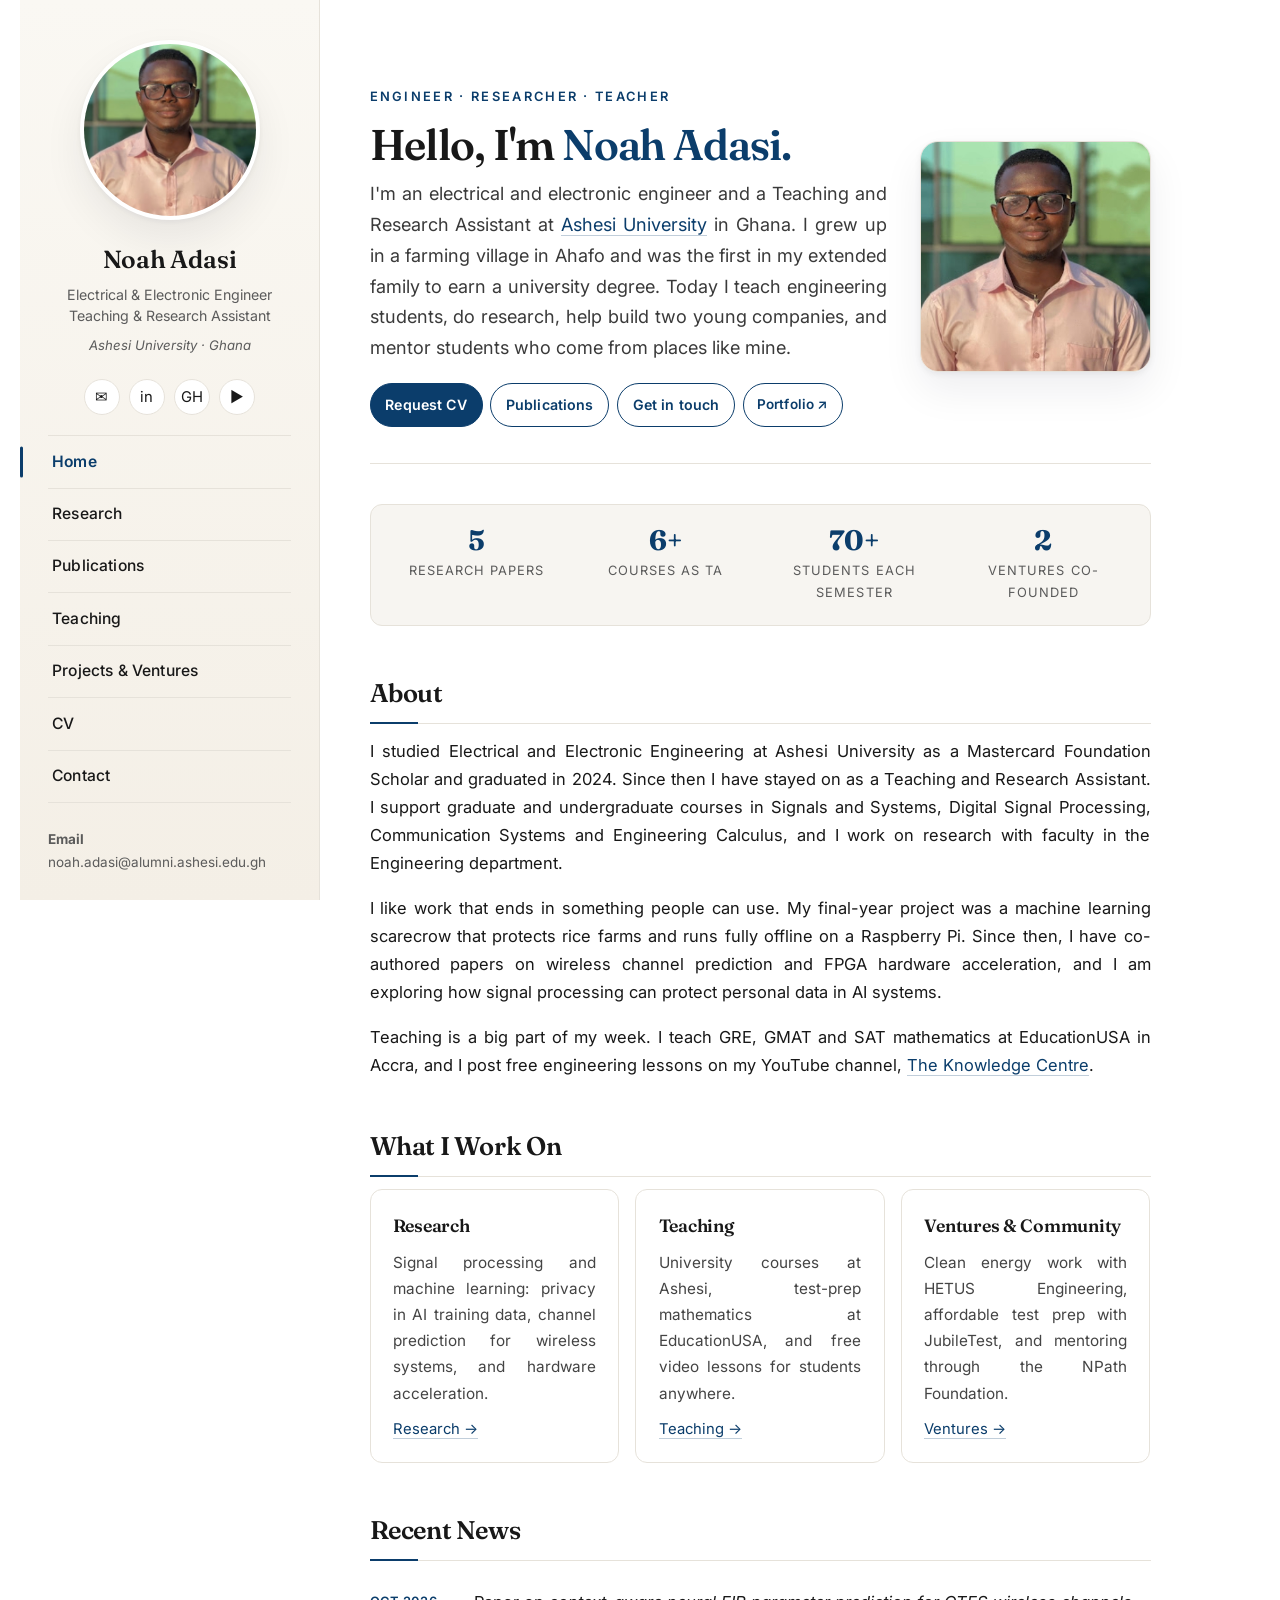
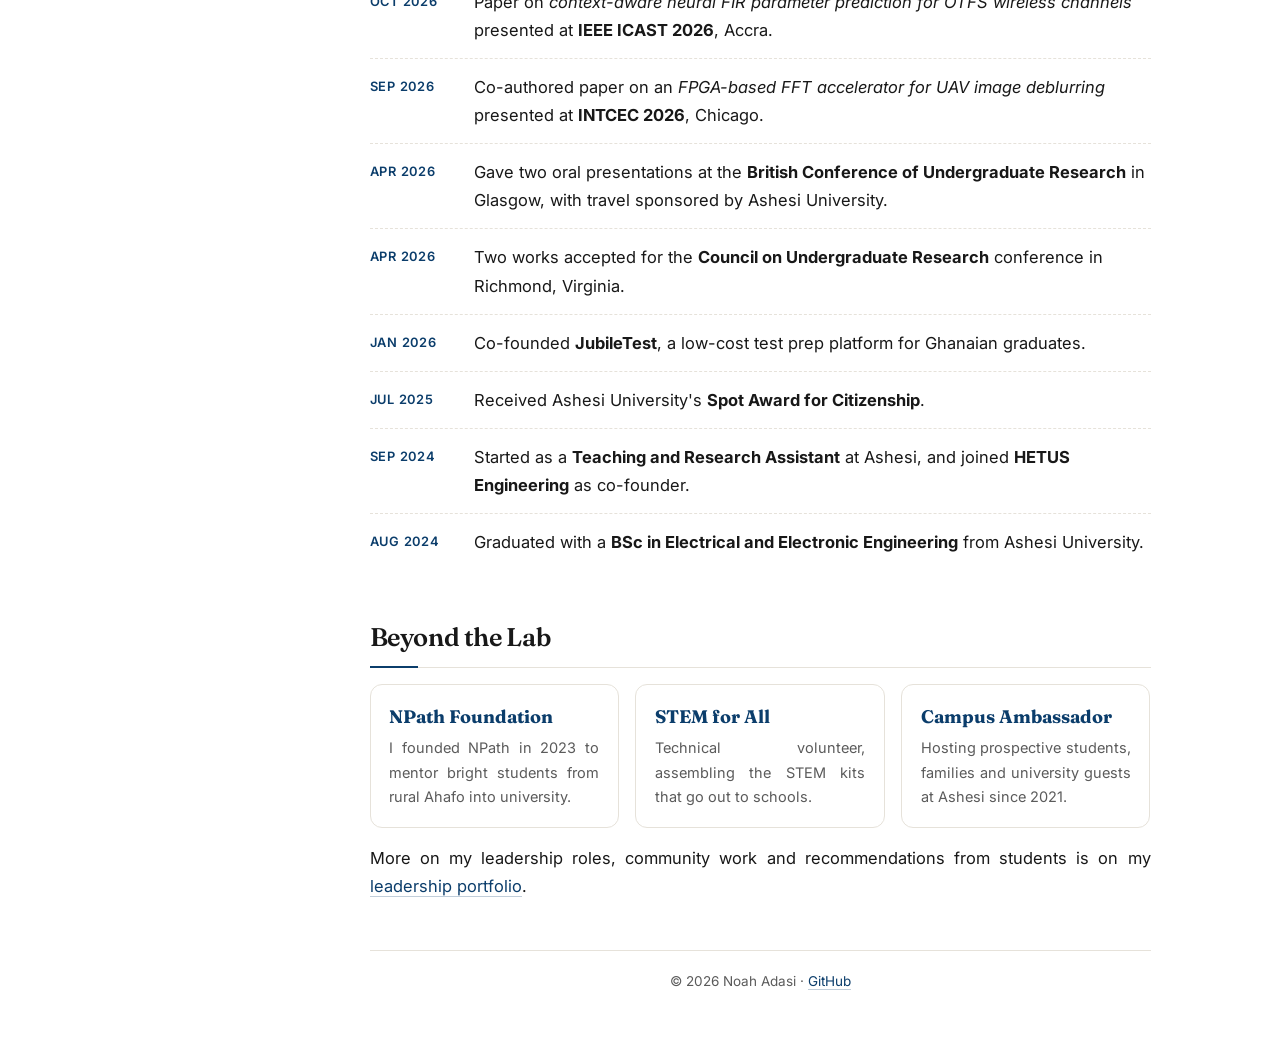
<file: index.html>
<!DOCTYPE html>
<html lang="en">
<head>
<meta charset="UTF-8">
<meta name="viewport" content="width=device-width, initial-scale=1">
<title>Noah Adasi | Electrical & Electronic Engineer, Ashesi University</title>
<meta name="description" content="Noah Adasi is an electrical and electronic engineer, researcher and teacher at Ashesi University in Ghana.">
<meta name="author" content="Noah Adasi">
<meta property="og:title" content="Noah Adasi | Electrical & Electronic Engineer, Ashesi University">
<meta property="og:description" content="Noah Adasi is an electrical and electronic engineer, researcher and teacher at Ashesi University in Ghana.">
<meta property="og:type" content="website">
<meta property="og:image" content="https://adasinoah.com/assets/profile.jpg">
<meta property="og:url" content="https://adasinoah.com/">
<link rel="canonical" href="https://adasinoah.com/">
<script type="application/ld+json">
{"@context":"https://schema.org","@type":"Person","name":"Noah Adasi","url":"https://adasinoah.com/",
 "image":"https://adasinoah.com/assets/profile.jpg","jobTitle":"Teaching and Research Assistant",
 "worksFor":{"@type":"CollegeOrUniversity","name":"Ashesi University"},
 "alumniOf":{"@type":"CollegeOrUniversity","name":"Ashesi University"},
 "description":"Electrical and electronic engineer, researcher and teacher at Ashesi University in Ghana.",
 "sameAs":["https://www.linkedin.com/in/noah-adasi","https://github.com/ADASINOAH","https://www.youtube.com/@knowledge_centre","https://noahadasiatashesi.wixsite.com/noahadasi"]}
</script>

<link rel="preconnect" href="https://fonts.googleapis.com">
<link rel="preconnect" href="https://fonts.gstatic.com" crossorigin>
<link href="https://fonts.googleapis.com/css2?family=Fraunces:opsz,wght@9..144,400;9..144,600;9..144,700&family=Inter:wght@400;500;600;700&display=swap" rel="stylesheet">
<link rel="stylesheet" href="styles.css">
</head>
<body>
<div class="layout">
<aside class="sidebar" id="sidebar">
  <img class="avatar" src="assets/profile.jpg" alt="Noah Adasi" onerror="this.style.background='#dcd6cf';this.removeAttribute('src')">
  <div class="namecard">
    <div class="name">Noah Adasi</div>
    <div class="title">Electrical &amp; Electronic Engineer<br>Teaching &amp; Research Assistant</div>
    <div class="affil">Ashesi University · Ghana</div>
  </div>
  <div class="socials">
    <a href="mailto:noah.adasi@alumni.ashesi.edu.gh" title="Email" aria-label="Email">✉</a>
    <a href="https://www.linkedin.com/in/noah-adasi" target="_blank" rel="noopener" title="LinkedIn" aria-label="LinkedIn">in</a>
    <a href="https://github.com/ADASINOAH" target="_blank" rel="noopener" title="GitHub" aria-label="GitHub">GH</a>
    <a href="https://www.youtube.com/@knowledge_centre" target="_blank" rel="noopener" title="YouTube" aria-label="YouTube">▶</a>
  </div>
  <ul class="nav">
    <li><a href="index.html" data-page="index">Home</a></li>
    <li><a href="research.html" data-page="research">Research</a></li>
    <li><a href="publications.html" data-page="publications">Publications</a></li>
    <li><a href="teaching.html" data-page="teaching">Teaching</a></li>
    <li><a href="projects.html" data-page="projects">Projects &amp; Ventures</a></li>
    <li><a href="cv.html" data-page="cv">CV</a></li>
    <li><a href="contact.html" data-page="contact">Contact</a></li>
  </ul>
  <div class="contact-block">
    <strong>Email</strong><br>
    <a href="mailto:noah.adasi@alumni.ashesi.edu.gh">noah.adasi@alumni.ashesi.edu.gh</a><br><br>
    <strong>Office</strong><br>
    Ashesi University<br>1 University Avenue,<br>Berekuso, Ghana
  </div>
</aside>
<button class="menu-toggle" onclick="document.getElementById('sidebar').classList.toggle('open')">☰ Menu</button>
<main class="content">
  <!-- HERO -->
  <section class="hero reveal">
    <div>
      <div class="eyebrow">Engineer · Researcher · Teacher</div>
      <h1>Hello, I'm <span class="accent">Noah Adasi.</span></h1>
      <p class="lead">
        I'm an electrical and electronic engineer and a Teaching and Research Assistant at
        <a href="https://ashesi.edu.gh/" target="_blank" rel="noopener">Ashesi University</a> in Ghana.
        I grew up in a farming village in Ahafo and was the first in my extended family to earn a university degree.
        Today I teach engineering students, do research, help build two young companies, and mentor students
        who come from places like mine.
      </p>
      <div class="cta-row">
        <a class="btn" href="mailto:noah.adasi@alumni.ashesi.edu.gh?subject=CV%20request">Request CV</a>
        <a class="btn ghost" href="publications.html">Publications</a>
        <a class="btn ghost" href="contact.html">Get in touch</a>
        <a class="btn ghost small" href="https://noahadasiatashesi.wixsite.com/noahadasi" target="_blank" rel="noopener">Portfolio ↗</a>
      </div>
    </div>
    <img class="hero-photo" src="assets/profile.jpg" alt="Portrait of Noah Adasi"
         onerror="this.style.background='linear-gradient(135deg,#e6e0d3,#cdbfa5)';this.removeAttribute('src')">
  </section>

  <!-- STATS -->
  <section class="stats reveal" aria-label="At a glance">
    <div class="stat"><span class="num">5</span><span class="lbl">Research papers</span></div>
    <div class="stat"><span class="num">6+</span><span class="lbl">Courses as TA</span></div>
    <div class="stat"><span class="num">70+</span><span class="lbl">Students each semester</span></div>
    <div class="stat"><span class="num">2</span><span class="lbl">Ventures co-founded</span></div>
  </section>

  <!-- ABOUT -->
  <section class="section reveal">
    <h2>About</h2>
    <p>
      I studied Electrical and Electronic Engineering at Ashesi University as a Mastercard Foundation Scholar
      and graduated in 2024. Since then I have stayed on as a Teaching and Research Assistant. I support graduate
      and undergraduate courses in Signals and Systems, Digital Signal Processing, Communication Systems and
      Engineering Calculus, and I work on research with faculty in the Engineering department.
    </p>
    <p>
      I like work that ends in something people can use. My final-year project was a machine learning scarecrow
      that protects rice farms and runs fully offline on a Raspberry Pi. Since then, I have co-authored papers on
      wireless channel prediction and FPGA hardware acceleration, and I am exploring how signal processing can
      protect personal data in AI systems.
    </p>
    <p>
      Teaching is a big part of my week. I teach GRE, GMAT and SAT mathematics at EducationUSA in Accra, and I
      post free engineering lessons on my YouTube channel,
      <a href="https://www.youtube.com/@knowledge_centre" target="_blank" rel="noopener">The Knowledge Centre</a>.
    </p>
  </section>

  <!-- WHAT I WORK ON -->
  <section class="section reveal">
    <h2>What I Work On</h2>
    <div class="grid-3">
      <div class="card">
        <h3>Research</h3>
        <p>Signal processing and machine learning: privacy in AI training data, channel prediction for wireless systems, and hardware acceleration.</p>
        <p class="card-link"><a href="research.html">Research →</a></p>
      </div>
      <div class="card">
        <h3>Teaching</h3>
        <p>University courses at Ashesi, test-prep mathematics at EducationUSA, and free video lessons for students anywhere.</p>
        <p class="card-link"><a href="teaching.html">Teaching →</a></p>
      </div>
      <div class="card">
        <h3>Ventures &amp; Community</h3>
        <p>Clean energy work with HETUS Engineering, affordable test prep with JubileTest, and mentoring through the NPath Foundation.</p>
        <p class="card-link"><a href="projects.html#ventures">Ventures →</a></p>
      </div>
    </div>
  </section>

  <!-- NEWS -->
  <section class="section reveal">
    <h2>Recent News</h2>
    <ul class="news-list">
      <li><span class="date">Oct 2026</span><span>Paper on <em>context-aware neural FIR parameter prediction for OTFS wireless channels</em> presented at <strong>IEEE ICAST 2026</strong>, Accra.</span></li>
      <li><span class="date">Sep 2026</span><span>Co-authored paper on an <em>FPGA-based FFT accelerator for UAV image deblurring</em> presented at <strong>INTCEC 2026</strong>, Chicago.</span></li>
      <li><span class="date">Apr 2026</span><span>Gave two oral presentations at the <strong>British Conference of Undergraduate Research</strong> in Glasgow, with travel sponsored by Ashesi University.</span></li>
      <li><span class="date">Apr 2026</span><span>Two works accepted for the <strong>Council on Undergraduate Research</strong> conference in Richmond, Virginia.</span></li>
      <li><span class="date">Jan 2026</span><span>Co-founded <strong>JubileTest</strong>, a low-cost test prep platform for Ghanaian graduates.</span></li>
      <li><span class="date">Jul 2025</span><span>Received Ashesi University's <strong>Spot Award for Citizenship</strong>.</span></li>
      <li><span class="date">Sep 2024</span><span>Started as a <strong>Teaching and Research Assistant</strong> at Ashesi, and joined <strong>HETUS Engineering</strong> as co-founder.</span></li>
      <li><span class="date">Aug 2024</span><span>Graduated with a <strong>BSc in Electrical and Electronic Engineering</strong> from Ashesi University.</span></li>
    </ul>
  </section>

  <!-- BEYOND THE LAB -->
  <section class="section reveal">
    <h2>Beyond the Lab</h2>
    <div class="ribbon">
      <div class="item">
        <div class="k">NPath Foundation</div>
        <div class="v">I founded NPath in 2023 to mentor bright students from rural Ahafo into university.</div>
      </div>
      <div class="item">
        <div class="k">STEM for All</div>
        <div class="v">Technical volunteer, assembling the STEM kits that go out to schools.</div>
      </div>
      <div class="item">
        <div class="k">Campus Ambassador</div>
        <div class="v">Hosting prospective students, families and university guests at Ashesi since 2021.</div>
      </div>
    </div>
    <p style="margin-top:1rem">More on my leadership roles, community work and recommendations from students is on my <a href="https://noahadasiatashesi.wixsite.com/noahadasi" target="_blank" rel="noopener">leadership portfolio</a>.</p>
  </section>
  <div class="footer">© <span id="yr"></span> Noah Adasi · <a href="https://github.com/ADASINOAH" target="_blank" rel="noopener">GitHub</a></div>
</main>
</div>
<script>document.getElementById('yr').textContent=new Date().getFullYear();</script>
<script src="script.js"></script>
</body>
</html>
</file>
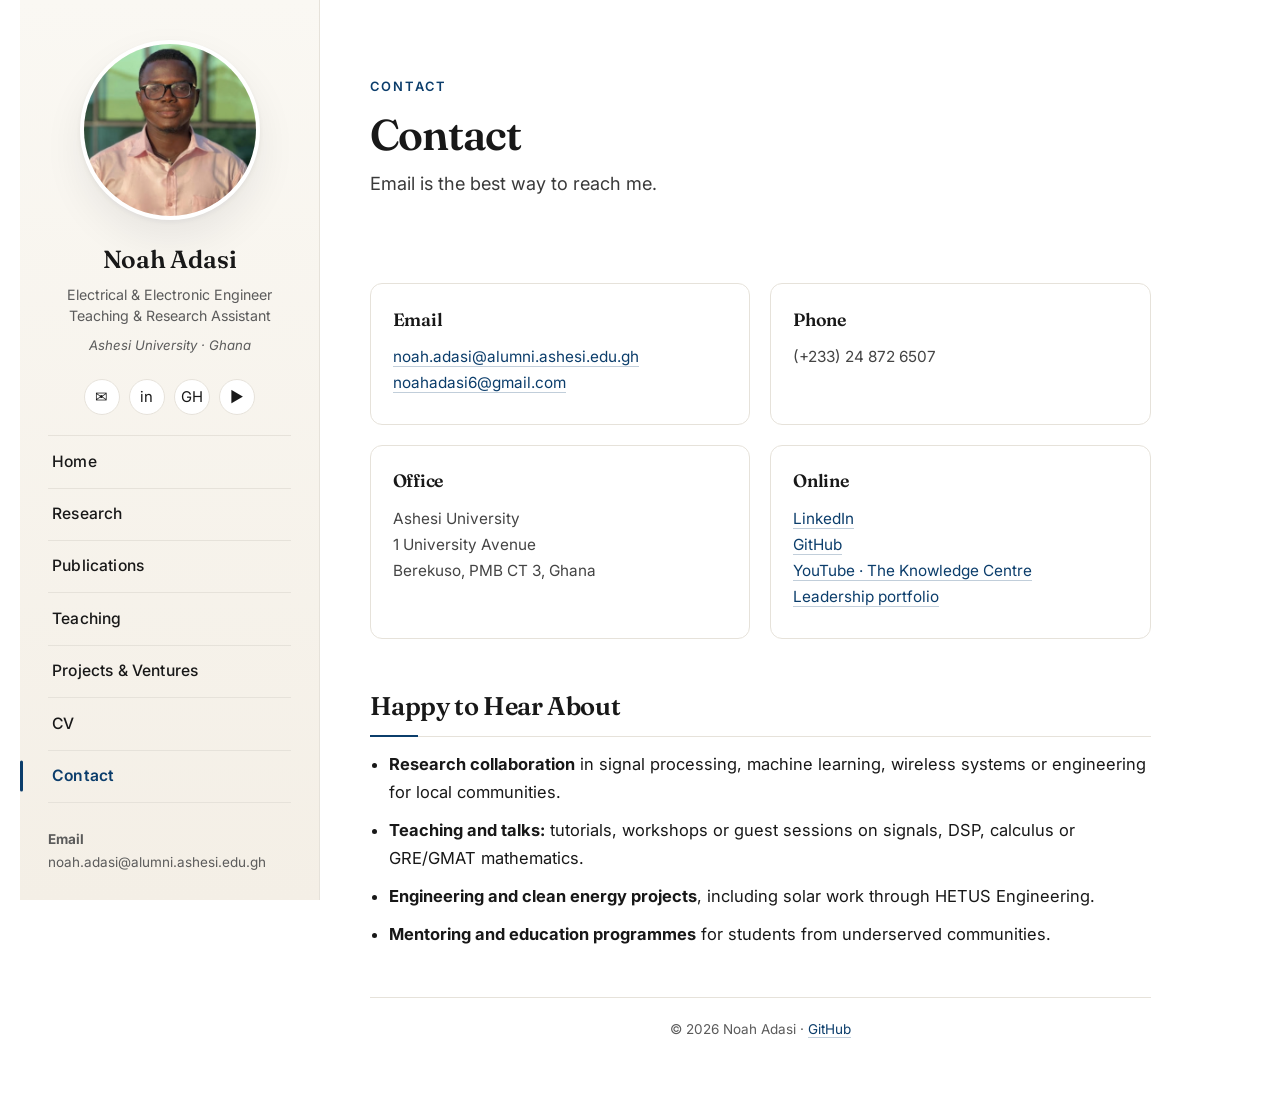
<file: contact.html>
<!DOCTYPE html>
<html lang="en">
<head>
<meta charset="UTF-8">
<meta name="viewport" content="width=device-width, initial-scale=1">
<title>Contact - Noah Adasi</title>
<meta name="description" content="Noah Adasi is an electrical and electronic engineer, researcher and teacher at Ashesi University in Ghana.">
<meta name="author" content="Noah Adasi">
<meta property="og:title" content="Contact - Noah Adasi">
<meta property="og:description" content="Noah Adasi is an electrical and electronic engineer, researcher and teacher at Ashesi University in Ghana.">
<meta property="og:type" content="website">
<meta property="og:image" content="https://adasinoah.com/assets/profile.jpg">
<meta property="og:url" content="https://adasinoah.com/contact.html">
<link rel="canonical" href="https://adasinoah.com/contact.html">

<link rel="preconnect" href="https://fonts.googleapis.com">
<link rel="preconnect" href="https://fonts.gstatic.com" crossorigin>
<link href="https://fonts.googleapis.com/css2?family=Fraunces:opsz,wght@9..144,400;9..144,600;9..144,700&family=Inter:wght@400;500;600;700&display=swap" rel="stylesheet">
<link rel="stylesheet" href="styles.css">
</head>
<body>
<div class="layout">
<aside class="sidebar" id="sidebar">
  <img class="avatar" src="assets/profile.jpg" alt="Noah Adasi" onerror="this.style.background='#dcd6cf';this.removeAttribute('src')">
  <div class="namecard">
    <div class="name">Noah Adasi</div>
    <div class="title">Electrical &amp; Electronic Engineer<br>Teaching &amp; Research Assistant</div>
    <div class="affil">Ashesi University · Ghana</div>
  </div>
  <div class="socials">
    <a href="mailto:noah.adasi@alumni.ashesi.edu.gh" title="Email" aria-label="Email">✉</a>
    <a href="https://www.linkedin.com/in/noah-adasi" target="_blank" rel="noopener" title="LinkedIn" aria-label="LinkedIn">in</a>
    <a href="https://github.com/ADASINOAH" target="_blank" rel="noopener" title="GitHub" aria-label="GitHub">GH</a>
    <a href="https://www.youtube.com/@knowledge_centre" target="_blank" rel="noopener" title="YouTube" aria-label="YouTube">▶</a>
  </div>
  <ul class="nav">
    <li><a href="index.html" data-page="index">Home</a></li>
    <li><a href="research.html" data-page="research">Research</a></li>
    <li><a href="publications.html" data-page="publications">Publications</a></li>
    <li><a href="teaching.html" data-page="teaching">Teaching</a></li>
    <li><a href="projects.html" data-page="projects">Projects &amp; Ventures</a></li>
    <li><a href="cv.html" data-page="cv">CV</a></li>
    <li><a href="contact.html" data-page="contact">Contact</a></li>
  </ul>
  <div class="contact-block">
    <strong>Email</strong><br>
    <a href="mailto:noah.adasi@alumni.ashesi.edu.gh">noah.adasi@alumni.ashesi.edu.gh</a><br><br>
    <strong>Office</strong><br>
    Ashesi University<br>1 University Avenue,<br>Berekuso, Ghana
  </div>
</aside>
<button class="menu-toggle" onclick="document.getElementById('sidebar').classList.toggle('open')">☰ Menu</button>
<main class="content">
  <section class="hero reveal" style="border:none;padding:1.4rem 0 1.6rem;display:block">
    <div class="eyebrow">Contact</div>
    <h1>Contact</h1>
    <p class="lead">Email is the best way to reach me.</p>
  </section>

  <div class="grid-2 reveal">
    <div class="card">
      <h3>Email</h3>
      <p><a href="mailto:noah.adasi@alumni.ashesi.edu.gh">noah.adasi@alumni.ashesi.edu.gh</a><br><a href="mailto:noahadasi6@gmail.com">noahadasi6@gmail.com</a></p>
    </div>
    <div class="card">
      <h3>Phone</h3>
      <p>(+233) 24 872 6507</p>
    </div>
    <div class="card">
      <h3>Office</h3>
      <p>Ashesi University<br>1 University Avenue<br>Berekuso, PMB CT 3, Ghana</p>
    </div>
    <div class="card">
      <h3>Online</h3>
      <p>
        <a href="https://www.linkedin.com/in/noah-adasi" target="_blank" rel="noopener">LinkedIn</a><br>
        <a href="https://github.com/ADASINOAH" target="_blank" rel="noopener">GitHub</a><br>
        <a href="https://www.youtube.com/@knowledge_centre" target="_blank" rel="noopener">YouTube · The Knowledge Centre</a><br>
        <a href="https://noahadasiatashesi.wixsite.com/noahadasi" target="_blank" rel="noopener">Leadership portfolio</a>
      </p>
    </div>
  </div>

  <h2>Happy to Hear About</h2>
  <ul class="reasons reveal">
    <li><strong>Research collaboration</strong> in signal processing, machine learning, wireless systems or engineering for local communities.</li>
    <li><strong>Teaching and talks:</strong> tutorials, workshops or guest sessions on signals, DSP, calculus or GRE/GMAT mathematics.</li>
    <li><strong>Engineering and clean energy projects</strong>, including solar work through HETUS Engineering.</li>
    <li><strong>Mentoring and education programmes</strong> for students from underserved communities.</li>
  </ul>
  <div class="footer">© <span id="yr"></span> Noah Adasi · <a href="https://github.com/ADASINOAH" target="_blank" rel="noopener">GitHub</a></div>
</main>
</div>
<script>document.getElementById('yr').textContent=new Date().getFullYear();</script>
<script src="script.js"></script>
</body>
</html>
</file>
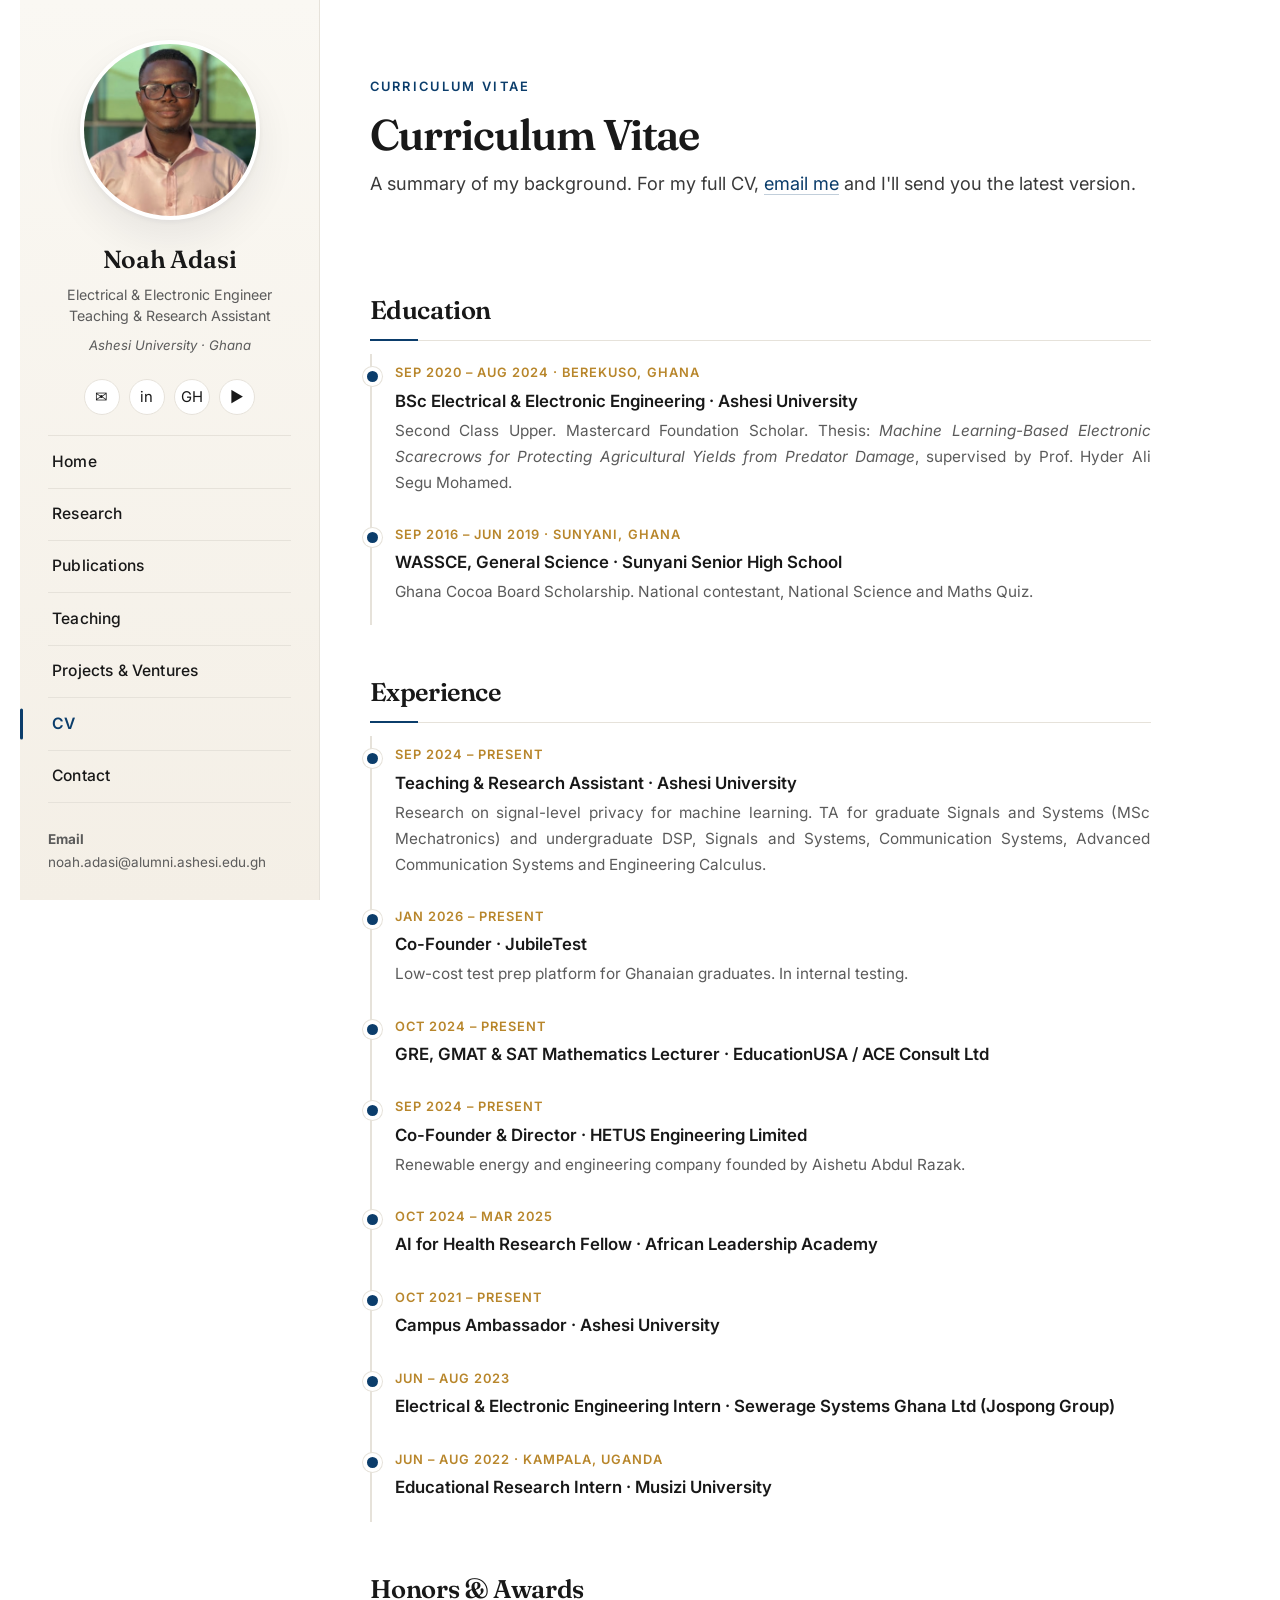
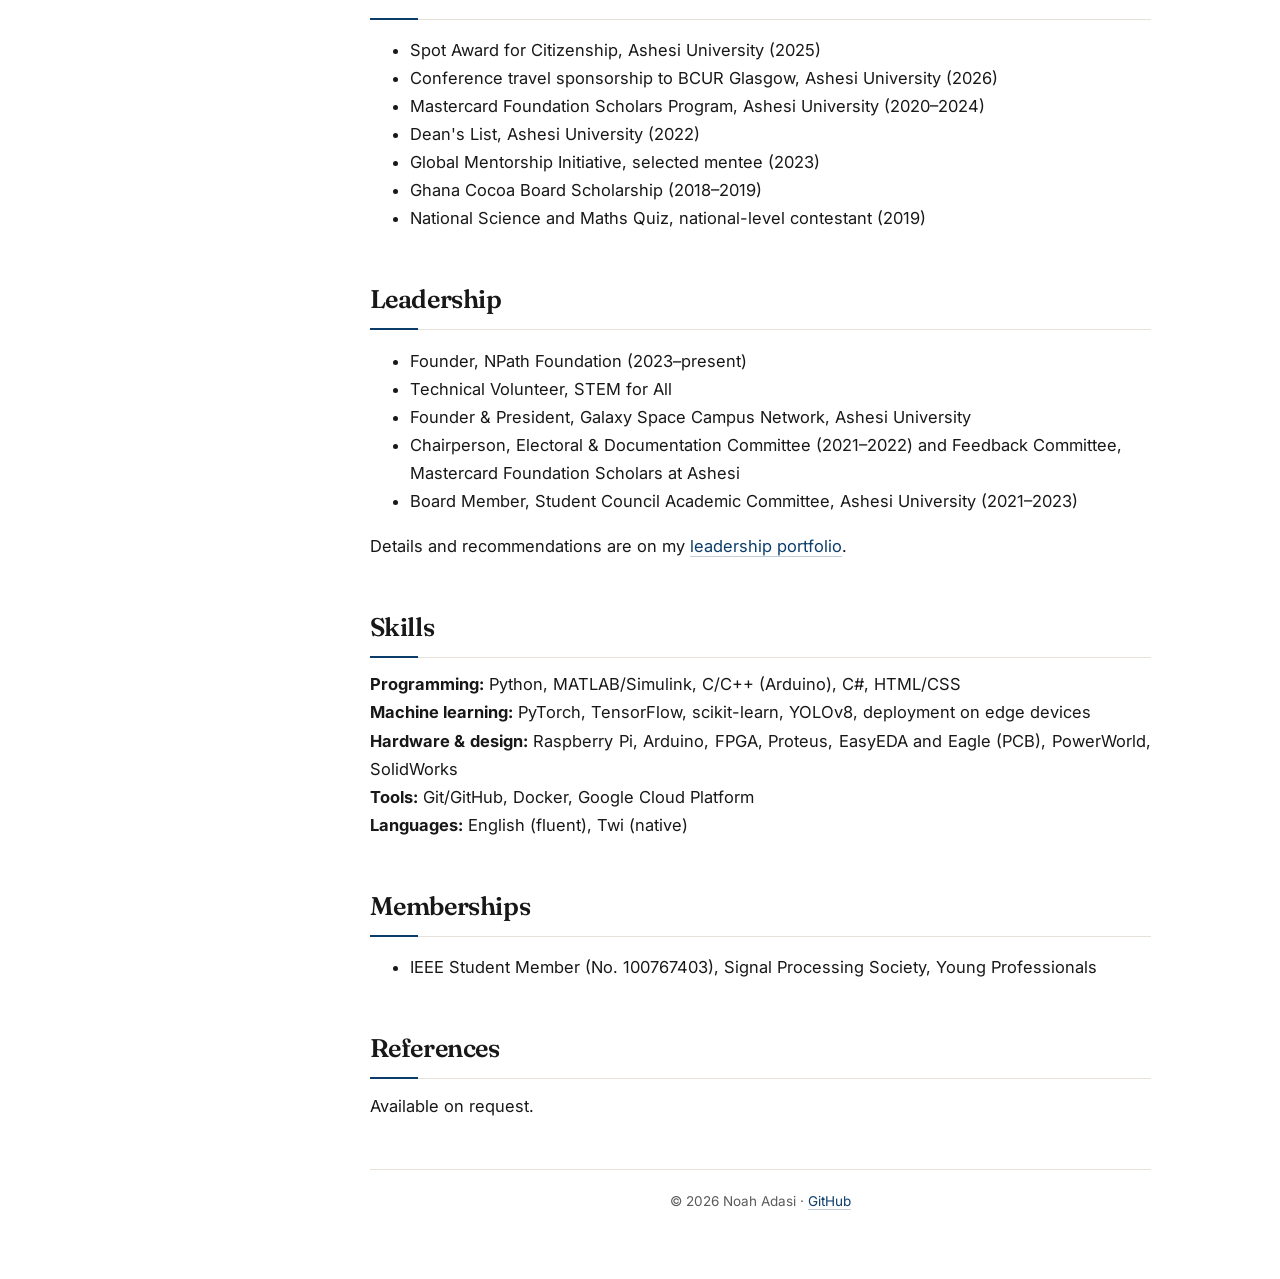
<file: cv.html>
<!DOCTYPE html>
<html lang="en">
<head>
<meta charset="UTF-8">
<meta name="viewport" content="width=device-width, initial-scale=1">
<title>CV - Noah Adasi</title>
<meta name="description" content="Noah Adasi is an electrical and electronic engineer, researcher and teacher at Ashesi University in Ghana.">
<meta name="author" content="Noah Adasi">
<meta property="og:title" content="CV - Noah Adasi">
<meta property="og:description" content="Noah Adasi is an electrical and electronic engineer, researcher and teacher at Ashesi University in Ghana.">
<meta property="og:type" content="website">
<meta property="og:image" content="https://adasinoah.com/assets/profile.jpg">
<meta property="og:url" content="https://adasinoah.com/cv.html">
<link rel="canonical" href="https://adasinoah.com/cv.html">

<link rel="preconnect" href="https://fonts.googleapis.com">
<link rel="preconnect" href="https://fonts.gstatic.com" crossorigin>
<link href="https://fonts.googleapis.com/css2?family=Fraunces:opsz,wght@9..144,400;9..144,600;9..144,700&family=Inter:wght@400;500;600;700&display=swap" rel="stylesheet">
<link rel="stylesheet" href="styles.css">
</head>
<body>
<div class="layout">
<aside class="sidebar" id="sidebar">
  <img class="avatar" src="assets/profile.jpg" alt="Noah Adasi" onerror="this.style.background='#dcd6cf';this.removeAttribute('src')">
  <div class="namecard">
    <div class="name">Noah Adasi</div>
    <div class="title">Electrical &amp; Electronic Engineer<br>Teaching &amp; Research Assistant</div>
    <div class="affil">Ashesi University · Ghana</div>
  </div>
  <div class="socials">
    <a href="mailto:noah.adasi@alumni.ashesi.edu.gh" title="Email" aria-label="Email">✉</a>
    <a href="https://www.linkedin.com/in/noah-adasi" target="_blank" rel="noopener" title="LinkedIn" aria-label="LinkedIn">in</a>
    <a href="https://github.com/ADASINOAH" target="_blank" rel="noopener" title="GitHub" aria-label="GitHub">GH</a>
    <a href="https://www.youtube.com/@knowledge_centre" target="_blank" rel="noopener" title="YouTube" aria-label="YouTube">▶</a>
  </div>
  <ul class="nav">
    <li><a href="index.html" data-page="index">Home</a></li>
    <li><a href="research.html" data-page="research">Research</a></li>
    <li><a href="publications.html" data-page="publications">Publications</a></li>
    <li><a href="teaching.html" data-page="teaching">Teaching</a></li>
    <li><a href="projects.html" data-page="projects">Projects &amp; Ventures</a></li>
    <li><a href="cv.html" data-page="cv">CV</a></li>
    <li><a href="contact.html" data-page="contact">Contact</a></li>
  </ul>
  <div class="contact-block">
    <strong>Email</strong><br>
    <a href="mailto:noah.adasi@alumni.ashesi.edu.gh">noah.adasi@alumni.ashesi.edu.gh</a><br><br>
    <strong>Office</strong><br>
    Ashesi University<br>1 University Avenue,<br>Berekuso, Ghana
  </div>
</aside>
<button class="menu-toggle" onclick="document.getElementById('sidebar').classList.toggle('open')">☰ Menu</button>
<main class="content">
  <section class="hero reveal" style="border:none;padding:1.4rem 0 1.6rem;display:block">
    <div class="eyebrow">Curriculum Vitae</div>
    <h1>Curriculum Vitae</h1>
    <p class="lead">A summary of my background. For my full CV, <a href="mailto:noah.adasi@alumni.ashesi.edu.gh?subject=CV%20request">email me</a> and I'll send you the latest version.</p>
  </section>

  <h2>Education</h2>
  <ul class="timeline reveal">
    <li>
      <div class="when">Sep 2020 – Aug 2024 · Berekuso, Ghana</div>
      <div class="what">BSc Electrical &amp; Electronic Engineering · Ashesi University</div>
      <div class="where">Second Class Upper. Mastercard Foundation Scholar. Thesis: <em>Machine Learning-Based Electronic Scarecrows for Protecting Agricultural Yields from Predator Damage</em>, supervised by Prof. Hyder Ali Segu Mohamed.</div>
    </li>
    <li>
      <div class="when">Sep 2016 – Jun 2019 · Sunyani, Ghana</div>
      <div class="what">WASSCE, General Science · Sunyani Senior High School</div>
      <div class="where">Ghana Cocoa Board Scholarship. National contestant, National Science and Maths Quiz.</div>
    </li>
  </ul>

  <h2>Experience</h2>
  <ul class="timeline reveal">
    <li>
      <div class="when">Sep 2024 – present</div>
      <div class="what">Teaching &amp; Research Assistant · Ashesi University</div>
      <div class="where">Research on signal-level privacy for machine learning. TA for graduate Signals and Systems (MSc Mechatronics) and undergraduate DSP, Signals and Systems, Communication Systems, Advanced Communication Systems and Engineering Calculus.</div>
    </li>
    <li>
      <div class="when">Jan 2026 – present</div>
      <div class="what">Co-Founder · JubileTest</div>
      <div class="where">Low-cost test prep platform for Ghanaian graduates. In internal testing.</div>
    </li>
    <li>
      <div class="when">Oct 2024 – present</div>
      <div class="what">GRE, GMAT &amp; SAT Mathematics Lecturer · EducationUSA / ACE Consult Ltd</div>
    </li>
    <li>
      <div class="when">Sep 2024 – present</div>
      <div class="what">Co-Founder &amp; Director · HETUS Engineering Limited</div>
      <div class="where">Renewable energy and engineering company founded by Aishetu Abdul Razak.</div>
    </li>
    <li>
      <div class="when">Oct 2024 – Mar 2025</div>
      <div class="what">AI for Health Research Fellow · African Leadership Academy</div>
    </li>
    <li>
      <div class="when">Oct 2021 – present</div>
      <div class="what">Campus Ambassador · Ashesi University</div>
    </li>
    <li>
      <div class="when">Jun – Aug 2023</div>
      <div class="what">Electrical &amp; Electronic Engineering Intern · Sewerage Systems Ghana Ltd (Jospong Group)</div>
    </li>
    <li>
      <div class="when">Jun – Aug 2022 · Kampala, Uganda</div>
      <div class="what">Educational Research Intern · Musizi University</div>
    </li>
  </ul>

  <h2>Honors &amp; Awards</h2>
  <ul>
    <li>Spot Award for Citizenship, Ashesi University (2025)</li>
    <li>Conference travel sponsorship to BCUR Glasgow, Ashesi University (2026)</li>
    <li>Mastercard Foundation Scholars Program, Ashesi University (2020–2024)</li>
    <li>Dean's List, Ashesi University (2022)</li>
    <li>Global Mentorship Initiative, selected mentee (2023)</li>
    <li>Ghana Cocoa Board Scholarship (2018–2019)</li>
    <li>National Science and Maths Quiz, national-level contestant (2019)</li>
  </ul>

  <h2>Leadership</h2>
  <ul>
    <li>Founder, NPath Foundation (2023–present)</li>
    <li>Technical Volunteer, STEM for All</li>
    <li>Founder &amp; President, Galaxy Space Campus Network, Ashesi University</li>
    <li>Chairperson, Electoral &amp; Documentation Committee (2021–2022) and Feedback Committee, Mastercard Foundation Scholars at Ashesi</li>
    <li>Board Member, Student Council Academic Committee, Ashesi University (2021–2023)</li>
  </ul>
  <p>Details and recommendations are on my <a href="https://noahadasiatashesi.wixsite.com/noahadasi" target="_blank" rel="noopener">leadership portfolio</a>.</p>

  <h2>Skills</h2>
  <p>
    <strong>Programming:</strong> Python, MATLAB/Simulink, C/C++ (Arduino), C#, HTML/CSS<br>
    <strong>Machine learning:</strong> PyTorch, TensorFlow, scikit-learn, YOLOv8, deployment on edge devices<br>
    <strong>Hardware &amp; design:</strong> Raspberry Pi, Arduino, FPGA, Proteus, EasyEDA and Eagle (PCB), PowerWorld, SolidWorks<br>
    <strong>Tools:</strong> Git/GitHub, Docker, Google Cloud Platform<br>
    <strong>Languages:</strong> English (fluent), Twi (native)
  </p>

  <h2>Memberships</h2>
  <ul>
    <li>IEEE Student Member (No. 100767403), Signal Processing Society, Young Professionals</li>
  </ul>

  <h2>References</h2>
  <p>Available on request.</p>
  <div class="footer">© <span id="yr"></span> Noah Adasi · <a href="https://github.com/ADASINOAH" target="_blank" rel="noopener">GitHub</a></div>
</main>
</div>
<script>document.getElementById('yr').textContent=new Date().getFullYear();</script>
<script src="script.js"></script>
</body>
</html>
</file>
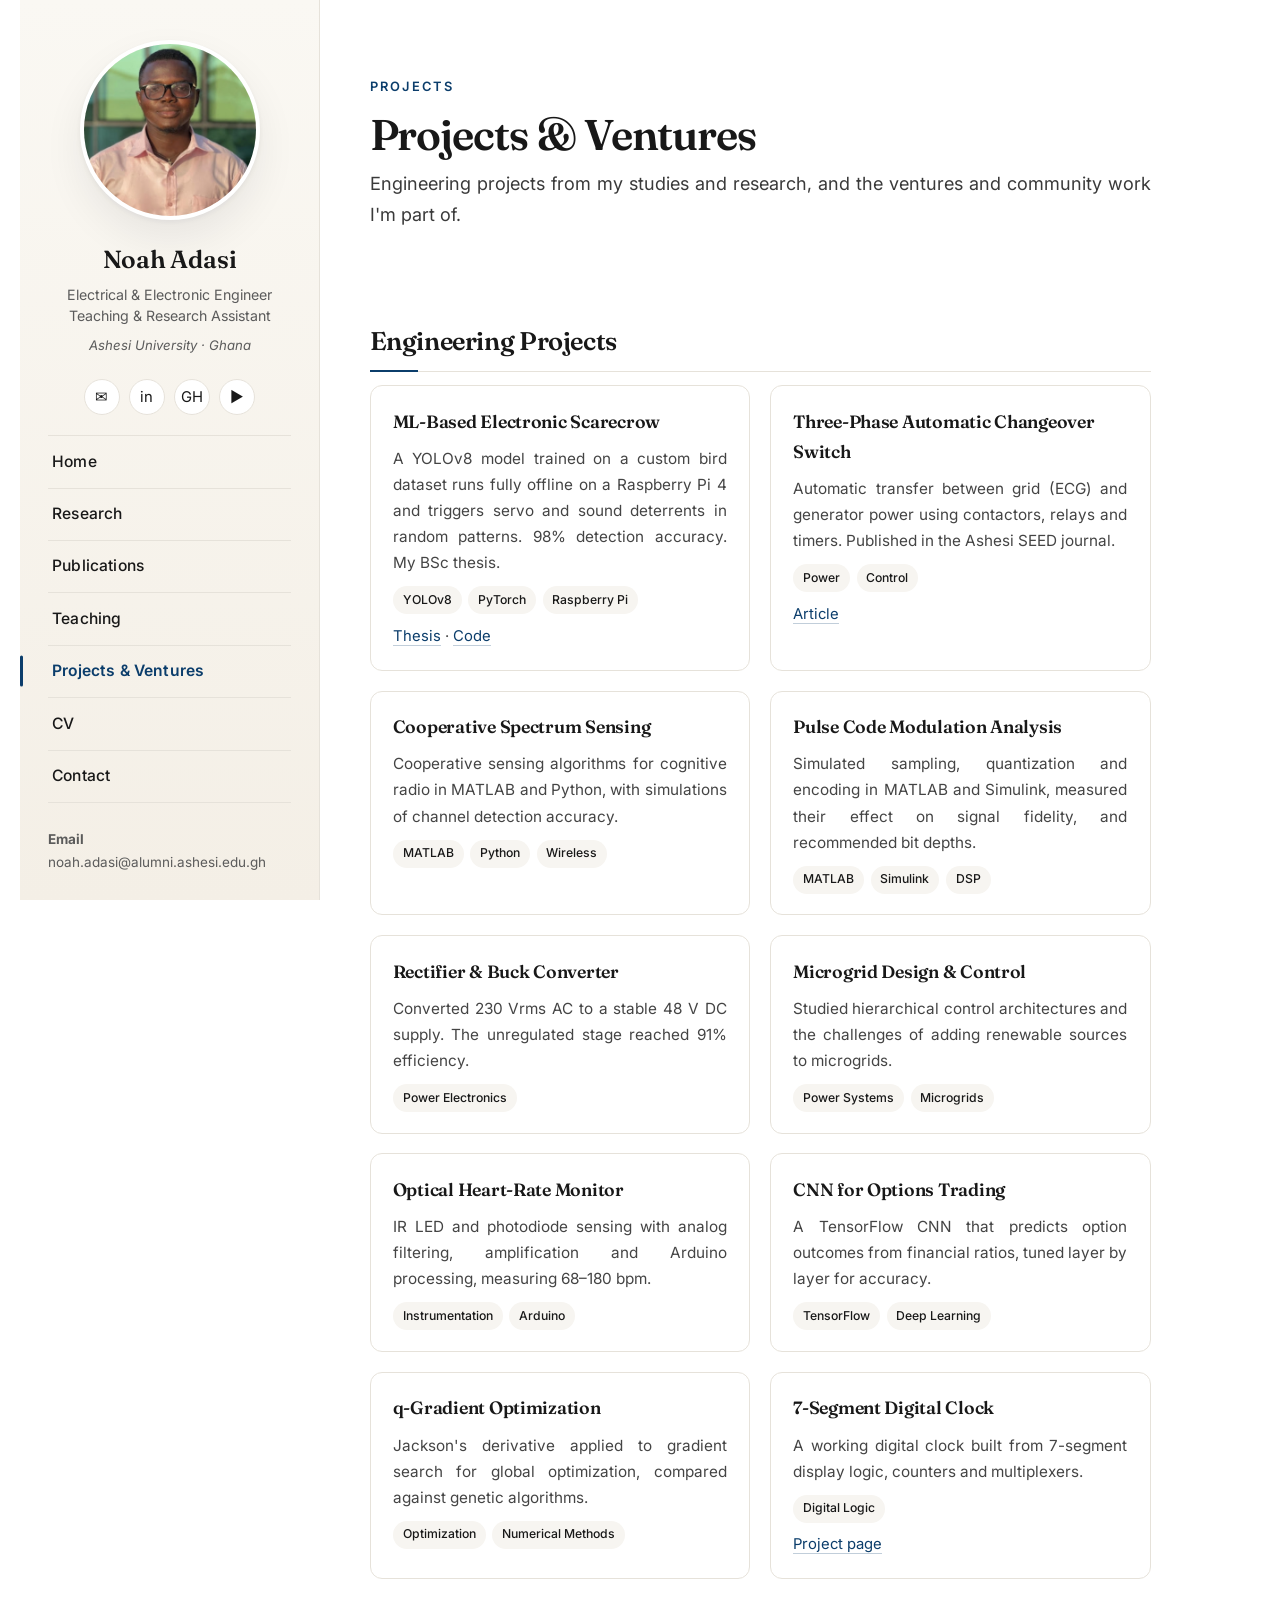
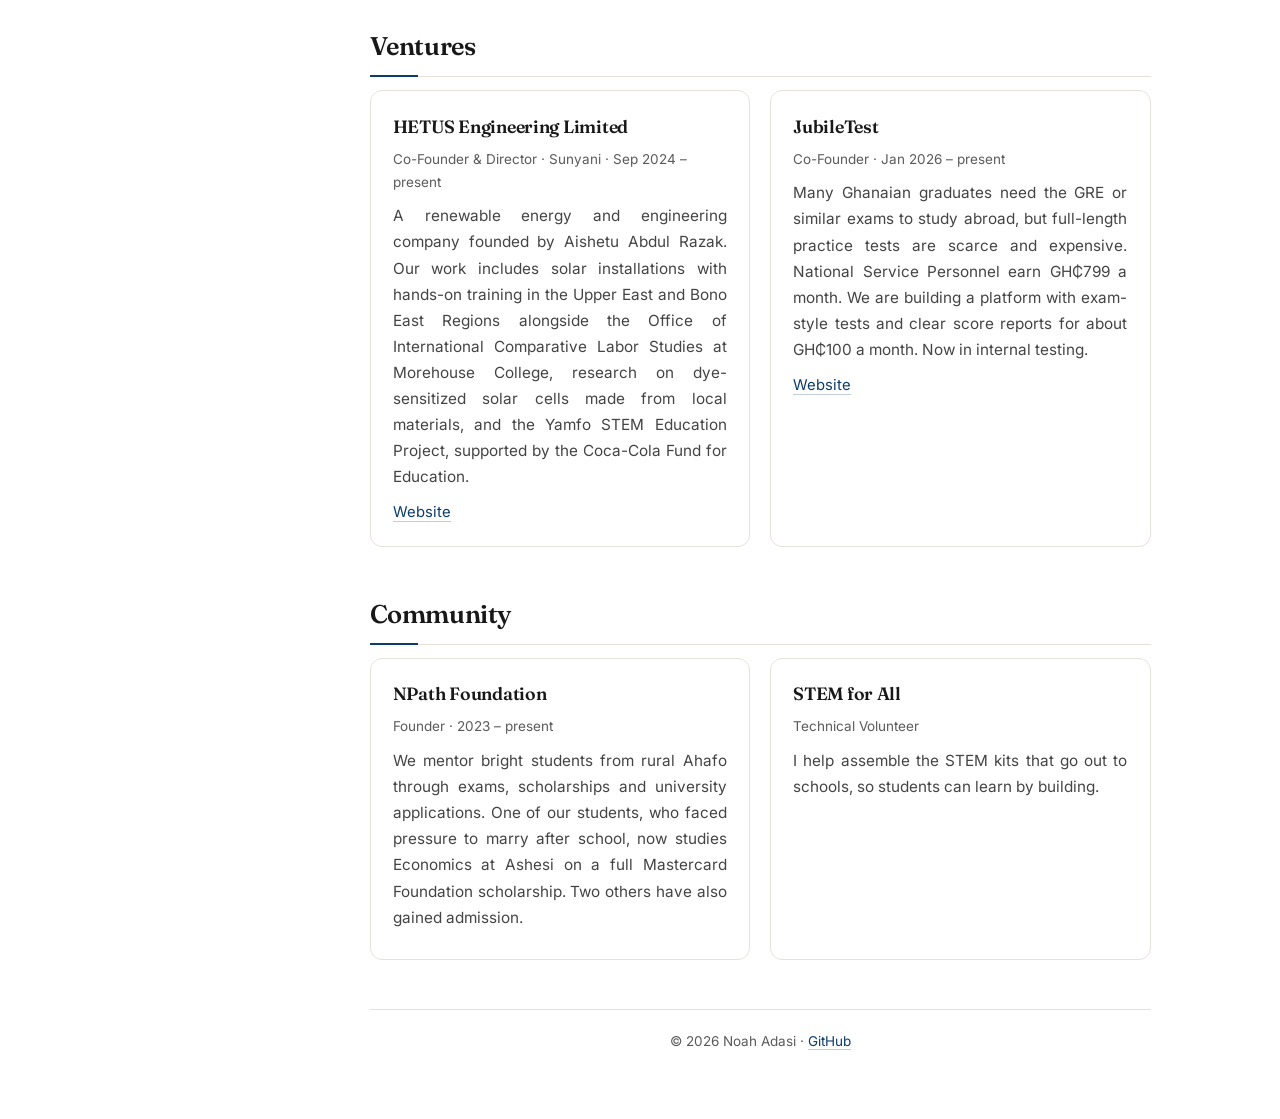
<file: projects.html>
<!DOCTYPE html>
<html lang="en">
<head>
<meta charset="UTF-8">
<meta name="viewport" content="width=device-width, initial-scale=1">
<title>Projects & Ventures - Noah Adasi</title>
<meta name="description" content="Noah Adasi is an electrical and electronic engineer, researcher and teacher at Ashesi University in Ghana.">
<meta name="author" content="Noah Adasi">
<meta property="og:title" content="Projects & Ventures - Noah Adasi">
<meta property="og:description" content="Noah Adasi is an electrical and electronic engineer, researcher and teacher at Ashesi University in Ghana.">
<meta property="og:type" content="website">
<meta property="og:image" content="https://adasinoah.com/assets/profile.jpg">
<meta property="og:url" content="https://adasinoah.com/projects.html">
<link rel="canonical" href="https://adasinoah.com/projects.html">

<link rel="preconnect" href="https://fonts.googleapis.com">
<link rel="preconnect" href="https://fonts.gstatic.com" crossorigin>
<link href="https://fonts.googleapis.com/css2?family=Fraunces:opsz,wght@9..144,400;9..144,600;9..144,700&family=Inter:wght@400;500;600;700&display=swap" rel="stylesheet">
<link rel="stylesheet" href="styles.css">
</head>
<body>
<div class="layout">
<aside class="sidebar" id="sidebar">
  <img class="avatar" src="assets/profile.jpg" alt="Noah Adasi" onerror="this.style.background='#dcd6cf';this.removeAttribute('src')">
  <div class="namecard">
    <div class="name">Noah Adasi</div>
    <div class="title">Electrical &amp; Electronic Engineer<br>Teaching &amp; Research Assistant</div>
    <div class="affil">Ashesi University · Ghana</div>
  </div>
  <div class="socials">
    <a href="mailto:noah.adasi@alumni.ashesi.edu.gh" title="Email" aria-label="Email">✉</a>
    <a href="https://www.linkedin.com/in/noah-adasi" target="_blank" rel="noopener" title="LinkedIn" aria-label="LinkedIn">in</a>
    <a href="https://github.com/ADASINOAH" target="_blank" rel="noopener" title="GitHub" aria-label="GitHub">GH</a>
    <a href="https://www.youtube.com/@knowledge_centre" target="_blank" rel="noopener" title="YouTube" aria-label="YouTube">▶</a>
  </div>
  <ul class="nav">
    <li><a href="index.html" data-page="index">Home</a></li>
    <li><a href="research.html" data-page="research">Research</a></li>
    <li><a href="publications.html" data-page="publications">Publications</a></li>
    <li><a href="teaching.html" data-page="teaching">Teaching</a></li>
    <li><a href="projects.html" data-page="projects">Projects &amp; Ventures</a></li>
    <li><a href="cv.html" data-page="cv">CV</a></li>
    <li><a href="contact.html" data-page="contact">Contact</a></li>
  </ul>
  <div class="contact-block">
    <strong>Email</strong><br>
    <a href="mailto:noah.adasi@alumni.ashesi.edu.gh">noah.adasi@alumni.ashesi.edu.gh</a><br><br>
    <strong>Office</strong><br>
    Ashesi University<br>1 University Avenue,<br>Berekuso, Ghana
  </div>
</aside>
<button class="menu-toggle" onclick="document.getElementById('sidebar').classList.toggle('open')">☰ Menu</button>
<main class="content">
  <section class="hero reveal" style="border:none;padding:1.4rem 0 1.6rem;display:block">
    <div class="eyebrow">Projects</div>
    <h1>Projects &amp; Ventures</h1>
    <p class="lead">Engineering projects from my studies and research, and the ventures and community work I'm part of.</p>
  </section>

  <h2>Engineering Projects</h2>
  <div class="grid-2 reveal">
    <div class="card">
      <h3>ML-Based Electronic Scarecrow</h3>
      <p>A YOLOv8 model trained on a custom bird dataset runs fully offline on a Raspberry Pi 4 and triggers servo and sound deterrents in random patterns. 98% detection accuracy. My BSc thesis.</p>
      <div class="tag-row"><span>YOLOv8</span><span>PyTorch</span><span>Raspberry Pi</span></div>
      <p class="card-link"><a href="https://air.ashesi.edu.gh/items/57e401b2-ed70-42d6-8a82-6d6cb32ddf86" target="_blank" rel="noopener">Thesis</a> · <a href="https://github.com/ADASINOAH/Machine-Learning-Based-Electronic-Scarerow-for-Protecting-Agricultural-yields-Rice-Farm-" target="_blank" rel="noopener">Code</a></p>
    </div>
    <div class="card">
      <h3>Three-Phase Automatic Changeover Switch</h3>
      <p>Automatic transfer between grid (ECG) and generator power using contactors, relays and timers. Published in the Ashesi SEED journal.</p>
      <div class="tag-row"><span>Power</span><span>Control</span></div>
      <p class="card-link"><a href="https://journal.ashesi.edu.gh/index.php/seed/article/view/91/61" target="_blank" rel="noopener">Article</a></p>
    </div>
    <div class="card">
      <h3>Cooperative Spectrum Sensing</h3>
      <p>Cooperative sensing algorithms for cognitive radio in MATLAB and Python, with simulations of channel detection accuracy.</p>
      <div class="tag-row"><span>MATLAB</span><span>Python</span><span>Wireless</span></div>
    </div>
    <div class="card">
      <h3>Pulse Code Modulation Analysis</h3>
      <p>Simulated sampling, quantization and encoding in MATLAB and Simulink, measured their effect on signal fidelity, and recommended bit depths.</p>
      <div class="tag-row"><span>MATLAB</span><span>Simulink</span><span>DSP</span></div>
    </div>
    <div class="card">
      <h3>Rectifier &amp; Buck Converter</h3>
      <p>Converted 230 Vrms AC to a stable 48 V DC supply. The unregulated stage reached 91% efficiency.</p>
      <div class="tag-row"><span>Power Electronics</span></div>
    </div>
    <div class="card">
      <h3>Microgrid Design &amp; Control</h3>
      <p>Studied hierarchical control architectures and the challenges of adding renewable sources to microgrids.</p>
      <div class="tag-row"><span>Power Systems</span><span>Microgrids</span></div>
    </div>
    <div class="card">
      <h3>Optical Heart-Rate Monitor</h3>
      <p>IR LED and photodiode sensing with analog filtering, amplification and Arduino processing, measuring 68–180 bpm.</p>
      <div class="tag-row"><span>Instrumentation</span><span>Arduino</span></div>
    </div>
    <div class="card">
      <h3>CNN for Options Trading</h3>
      <p>A TensorFlow CNN that predicts option outcomes from financial ratios, tuned layer by layer for accuracy.</p>
      <div class="tag-row"><span>TensorFlow</span><span>Deep Learning</span></div>
    </div>
    <div class="card">
      <h3>q-Gradient Optimization</h3>
      <p>Jackson's derivative applied to gradient search for global optimization, compared against genetic algorithms.</p>
      <div class="tag-row"><span>Optimization</span><span>Numerical Methods</span></div>
    </div>
    <div class="card">
      <h3>7-Segment Digital Clock</h3>
      <p>A working digital clock built from 7-segment display logic, counters and multiplexers.</p>
      <div class="tag-row"><span>Digital Logic</span></div>
      <p class="card-link"><a href="http://67.205.187.92/~noah.adasi/" target="_blank" rel="noopener">Project page</a></p>
    </div>
  </div>

  <h2 id="ventures">Ventures</h2>
  <div class="grid-2 reveal">
    <div class="card">
      <h3>HETUS Engineering Limited</h3>
      <p class="card-sub">Co-Founder &amp; Director · Sunyani · Sep 2024 – present</p>
      <p>A renewable energy and engineering company founded by Aishetu Abdul Razak. Our work includes solar installations with hands-on training in the Upper East and Bono East Regions alongside the Office of International Comparative Labor Studies at Morehouse College, research on dye-sensitized solar cells made from local materials, and the Yamfo STEM Education Project, supported by the Coca-Cola Fund for Education.</p>
      <p class="card-link"><a href="https://hetusengineering.vercel.app/" target="_blank" rel="noopener">Website</a></p>
    </div>
    <div class="card">
      <h3>JubileTest</h3>
      <p class="card-sub">Co-Founder · Jan 2026 – present</p>
      <p>Many Ghanaian graduates need the GRE or similar exams to study abroad, but full-length practice tests are scarce and expensive. National Service Personnel earn GH₵799 a month. We are building a platform with exam-style tests and clear score reports for about GH₵100 a month. Now in internal testing.</p>
      <p class="card-link"><a href="https://www.jubiletest.com/" target="_blank" rel="noopener">Website</a></p>
    </div>
  </div>

  <h2>Community</h2>
  <div class="grid-2 reveal">
    <div class="card">
      <h3>NPath Foundation</h3>
      <p class="card-sub">Founder · 2023 – present</p>
      <p>We mentor bright students from rural Ahafo through exams, scholarships and university applications. One of our students, who faced pressure to marry after school, now studies Economics at Ashesi on a full Mastercard Foundation scholarship. Two others have also gained admission.</p>
    </div>
    <div class="card">
      <h3>STEM for All</h3>
      <p class="card-sub">Technical Volunteer</p>
      <p>I help assemble the STEM kits that go out to schools, so students can learn by building.</p>
    </div>
  </div>
  <div class="footer">© <span id="yr"></span> Noah Adasi · <a href="https://github.com/ADASINOAH" target="_blank" rel="noopener">GitHub</a></div>
</main>
</div>
<script>document.getElementById('yr').textContent=new Date().getFullYear();</script>
<script src="script.js"></script>
</body>
</html>
</file>
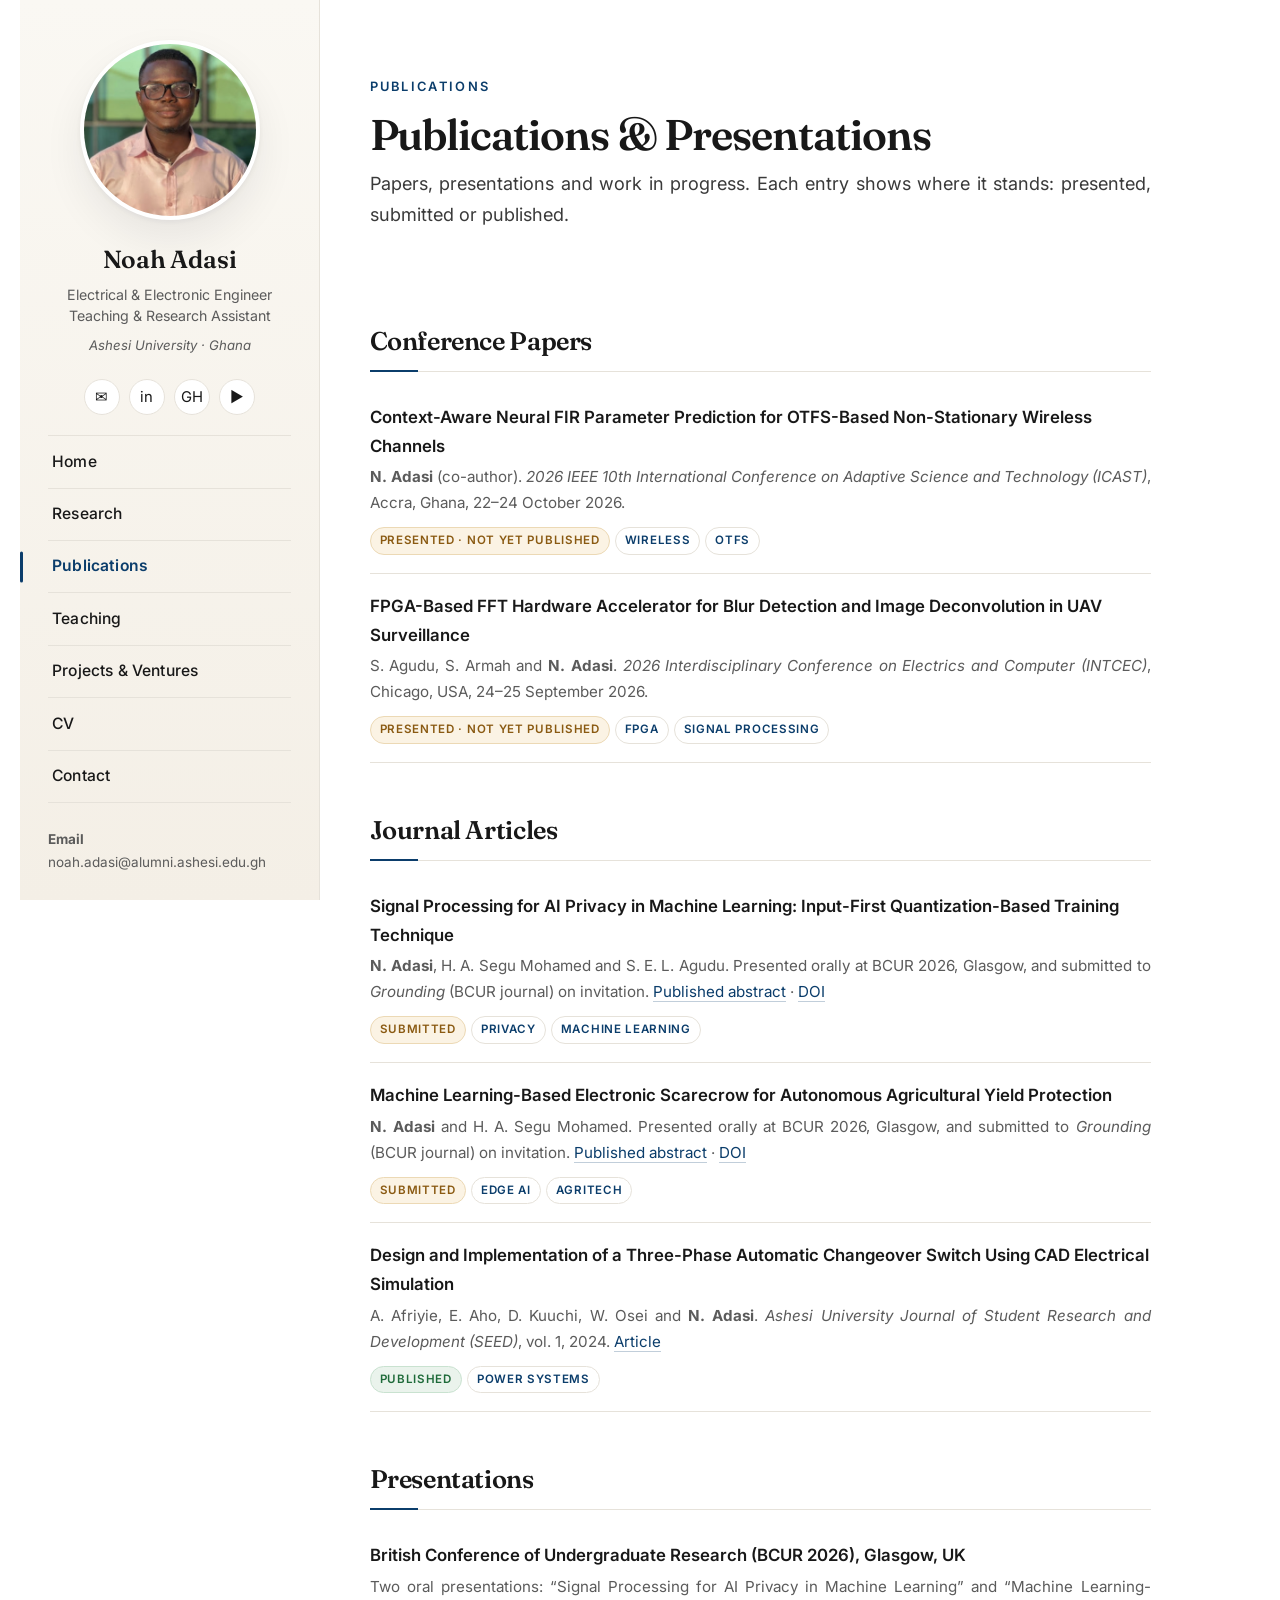
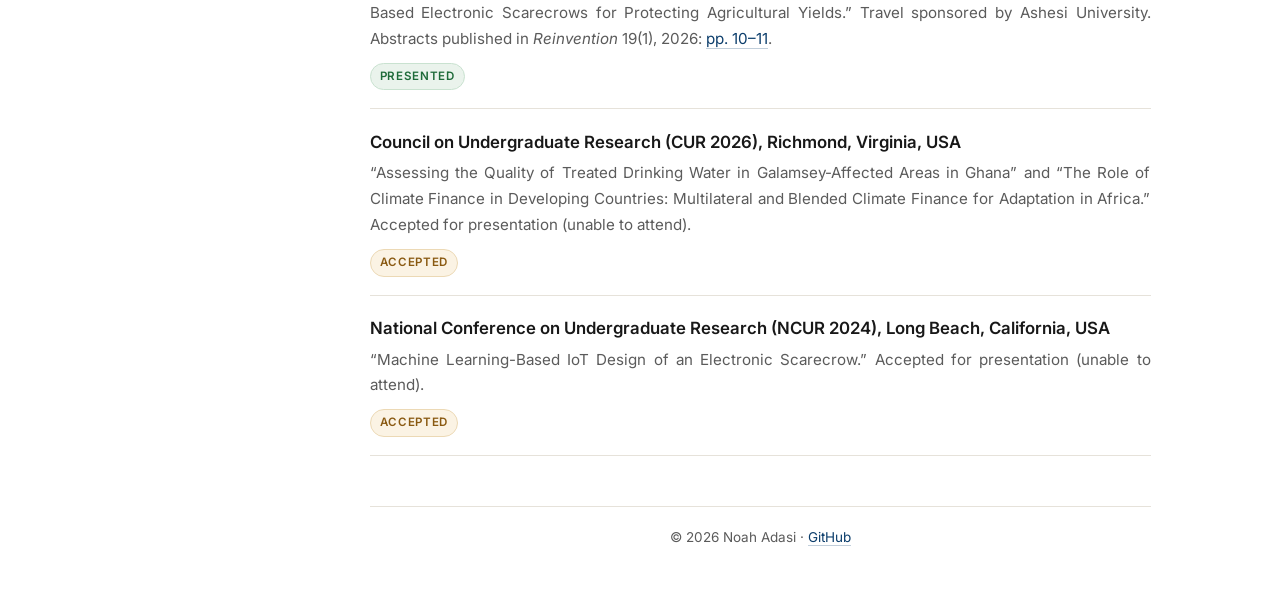
<file: publications.html>
<!DOCTYPE html>
<html lang="en">
<head>
<meta charset="UTF-8">
<meta name="viewport" content="width=device-width, initial-scale=1">
<title>Publications - Noah Adasi</title>
<meta name="description" content="Noah Adasi is an electrical and electronic engineer, researcher and teacher at Ashesi University in Ghana.">
<meta name="author" content="Noah Adasi">
<meta property="og:title" content="Publications - Noah Adasi">
<meta property="og:description" content="Noah Adasi is an electrical and electronic engineer, researcher and teacher at Ashesi University in Ghana.">
<meta property="og:type" content="website">
<meta property="og:image" content="https://adasinoah.com/assets/profile.jpg">
<meta property="og:url" content="https://adasinoah.com/publications.html">
<link rel="canonical" href="https://adasinoah.com/publications.html">

<link rel="preconnect" href="https://fonts.googleapis.com">
<link rel="preconnect" href="https://fonts.gstatic.com" crossorigin>
<link href="https://fonts.googleapis.com/css2?family=Fraunces:opsz,wght@9..144,400;9..144,600;9..144,700&family=Inter:wght@400;500;600;700&display=swap" rel="stylesheet">
<link rel="stylesheet" href="styles.css">
</head>
<body>
<div class="layout">
<aside class="sidebar" id="sidebar">
  <img class="avatar" src="assets/profile.jpg" alt="Noah Adasi" onerror="this.style.background='#dcd6cf';this.removeAttribute('src')">
  <div class="namecard">
    <div class="name">Noah Adasi</div>
    <div class="title">Electrical &amp; Electronic Engineer<br>Teaching &amp; Research Assistant</div>
    <div class="affil">Ashesi University · Ghana</div>
  </div>
  <div class="socials">
    <a href="mailto:noah.adasi@alumni.ashesi.edu.gh" title="Email" aria-label="Email">✉</a>
    <a href="https://www.linkedin.com/in/noah-adasi" target="_blank" rel="noopener" title="LinkedIn" aria-label="LinkedIn">in</a>
    <a href="https://github.com/ADASINOAH" target="_blank" rel="noopener" title="GitHub" aria-label="GitHub">GH</a>
    <a href="https://www.youtube.com/@knowledge_centre" target="_blank" rel="noopener" title="YouTube" aria-label="YouTube">▶</a>
  </div>
  <ul class="nav">
    <li><a href="index.html" data-page="index">Home</a></li>
    <li><a href="research.html" data-page="research">Research</a></li>
    <li><a href="publications.html" data-page="publications">Publications</a></li>
    <li><a href="teaching.html" data-page="teaching">Teaching</a></li>
    <li><a href="projects.html" data-page="projects">Projects &amp; Ventures</a></li>
    <li><a href="cv.html" data-page="cv">CV</a></li>
    <li><a href="contact.html" data-page="contact">Contact</a></li>
  </ul>
  <div class="contact-block">
    <strong>Email</strong><br>
    <a href="mailto:noah.adasi@alumni.ashesi.edu.gh">noah.adasi@alumni.ashesi.edu.gh</a><br><br>
    <strong>Office</strong><br>
    Ashesi University<br>1 University Avenue,<br>Berekuso, Ghana
  </div>
</aside>
<button class="menu-toggle" onclick="document.getElementById('sidebar').classList.toggle('open')">☰ Menu</button>
<main class="content">
  <section class="hero reveal" style="border:none;padding:1.4rem 0 1.6rem;display:block">
    <div class="eyebrow">Publications</div>
    <h1>Publications &amp; Presentations</h1>
    <p class="lead">Papers, presentations and work in progress. Each entry shows where it stands: presented, submitted or published.</p>
  </section>

  <h2>Conference Papers</h2>
  <ul class="pub-list reveal">
    <li>
      <div class="pub-title">Context-Aware Neural FIR Parameter Prediction for OTFS-Based Non-Stationary Wireless Channels</div>
      <div class="pub-meta"><strong>N. Adasi</strong> (co-author). <em>2026 IEEE 10th International Conference on Adaptive Science and Technology (ICAST)</em>, Accra, Ghana, 22–24 October 2026.</div>
      <div class="pub-tags"><span class="status">Presented · not yet published</span><span>Wireless</span><span>OTFS</span></div>
    </li>
    <li>
      <div class="pub-title">FPGA-Based FFT Hardware Accelerator for Blur Detection and Image Deconvolution in UAV Surveillance</div>
      <div class="pub-meta">S. Agudu, S. Armah and <strong>N. Adasi</strong>. <em>2026 Interdisciplinary Conference on Electrics and Computer (INTCEC)</em>, Chicago, USA, 24–25 September 2026.</div>
      <div class="pub-tags"><span class="status">Presented · not yet published</span><span>FPGA</span><span>Signal Processing</span></div>
    </li>
  </ul>

  <h2>Journal Articles</h2>
  <ul class="pub-list reveal">
    <li>
      <div class="pub-title">Signal Processing for AI Privacy in Machine Learning: Input-First Quantization-Based Training Technique</div>
      <div class="pub-meta"><strong>N. Adasi</strong>, H. A. Segu Mohamed and S. E. L. Agudu. Presented orally at BCUR 2026, Glasgow, and submitted to <em>Grounding</em> (BCUR journal) on invitation.
        <a href="https://reinventionjournal.org/index.php/reinvention/article/download/2399/1751#:~:text=Signal%20Processing%20for%20AI%20Privacy" target="_blank" rel="noopener">Published abstract</a> · <a href="https://doi.org/10.31273/reinvention.v19i1.2399" target="_blank" rel="noopener">DOI</a></div>
      <div class="pub-tags"><span class="status">Submitted</span><span>Privacy</span><span>Machine Learning</span></div>
    </li>
    <li>
      <div class="pub-title">Machine Learning-Based Electronic Scarecrow for Autonomous Agricultural Yield Protection</div>
      <div class="pub-meta"><strong>N. Adasi</strong> and H. A. Segu Mohamed. Presented orally at BCUR 2026, Glasgow, and submitted to <em>Grounding</em> (BCUR journal) on invitation.
        <a href="https://reinventionjournal.org/index.php/reinvention/article/download/2399/1751#:~:text=Electronic%20Scarecrow%20for%20Protecting" target="_blank" rel="noopener">Published abstract</a> · <a href="https://doi.org/10.31273/reinvention.v19i1.2399" target="_blank" rel="noopener">DOI</a></div>
      <div class="pub-tags"><span class="status">Submitted</span><span>Edge AI</span><span>Agritech</span></div>
    </li>
    <li>
      <div class="pub-title">Design and Implementation of a Three-Phase Automatic Changeover Switch Using CAD Electrical Simulation</div>
      <div class="pub-meta">A. Afriyie, E. Aho, D. Kuuchi, W. Osei and <strong>N. Adasi</strong>. <em>Ashesi University Journal of Student Research and Development (SEED)</em>, vol. 1, 2024.
        <a href="https://journal.ashesi.edu.gh/index.php/seed/article/view/91/61" target="_blank" rel="noopener">Article</a></div>
      <div class="pub-tags"><span class="status published">Published</span><span>Power Systems</span></div>
    </li>
  </ul>

  <h2>Presentations</h2>
  <ul class="pub-list reveal">
    <li>
      <div class="pub-title">British Conference of Undergraduate Research (BCUR 2026), Glasgow, UK</div>
      <div class="pub-meta">Two oral presentations: “Signal Processing for AI Privacy in Machine Learning” and “Machine Learning-Based Electronic Scarecrows for Protecting Agricultural Yields.” Travel sponsored by Ashesi University. Abstracts published in <em>Reinvention</em> 19(1), 2026: <a href="https://reinventionjournal.org/index.php/reinvention/article/download/2399/1751#:~:text=Noah%20Adasi" target="_blank" rel="noopener">pp. 10–11</a>.</div>
      <div class="pub-tags"><span class="status published">Presented</span></div>
    </li>
    <li>
      <div class="pub-title">Council on Undergraduate Research (CUR 2026), Richmond, Virginia, USA</div>
      <div class="pub-meta">“Assessing the Quality of Treated Drinking Water in Galamsey-Affected Areas in Ghana” and “The Role of Climate Finance in Developing Countries: Multilateral and Blended Climate Finance for Adaptation in Africa.” Accepted for presentation (unable to attend).</div>
      <div class="pub-tags"><span class="status">Accepted</span></div>
    </li>
    <li>
      <div class="pub-title">National Conference on Undergraduate Research (NCUR 2024), Long Beach, California, USA</div>
      <div class="pub-meta">“Machine Learning-Based IoT Design of an Electronic Scarecrow.” Accepted for presentation (unable to attend).</div>
      <div class="pub-tags"><span class="status">Accepted</span></div>
    </li>
  </ul>

  <div class="footer">© <span id="yr"></span> Noah Adasi · <a href="https://github.com/ADASINOAH" target="_blank" rel="noopener">GitHub</a></div>
</main>
</div>
<script>document.getElementById('yr').textContent=new Date().getFullYear();</script>
<script src="script.js"></script>
</body>
</html>
</file>
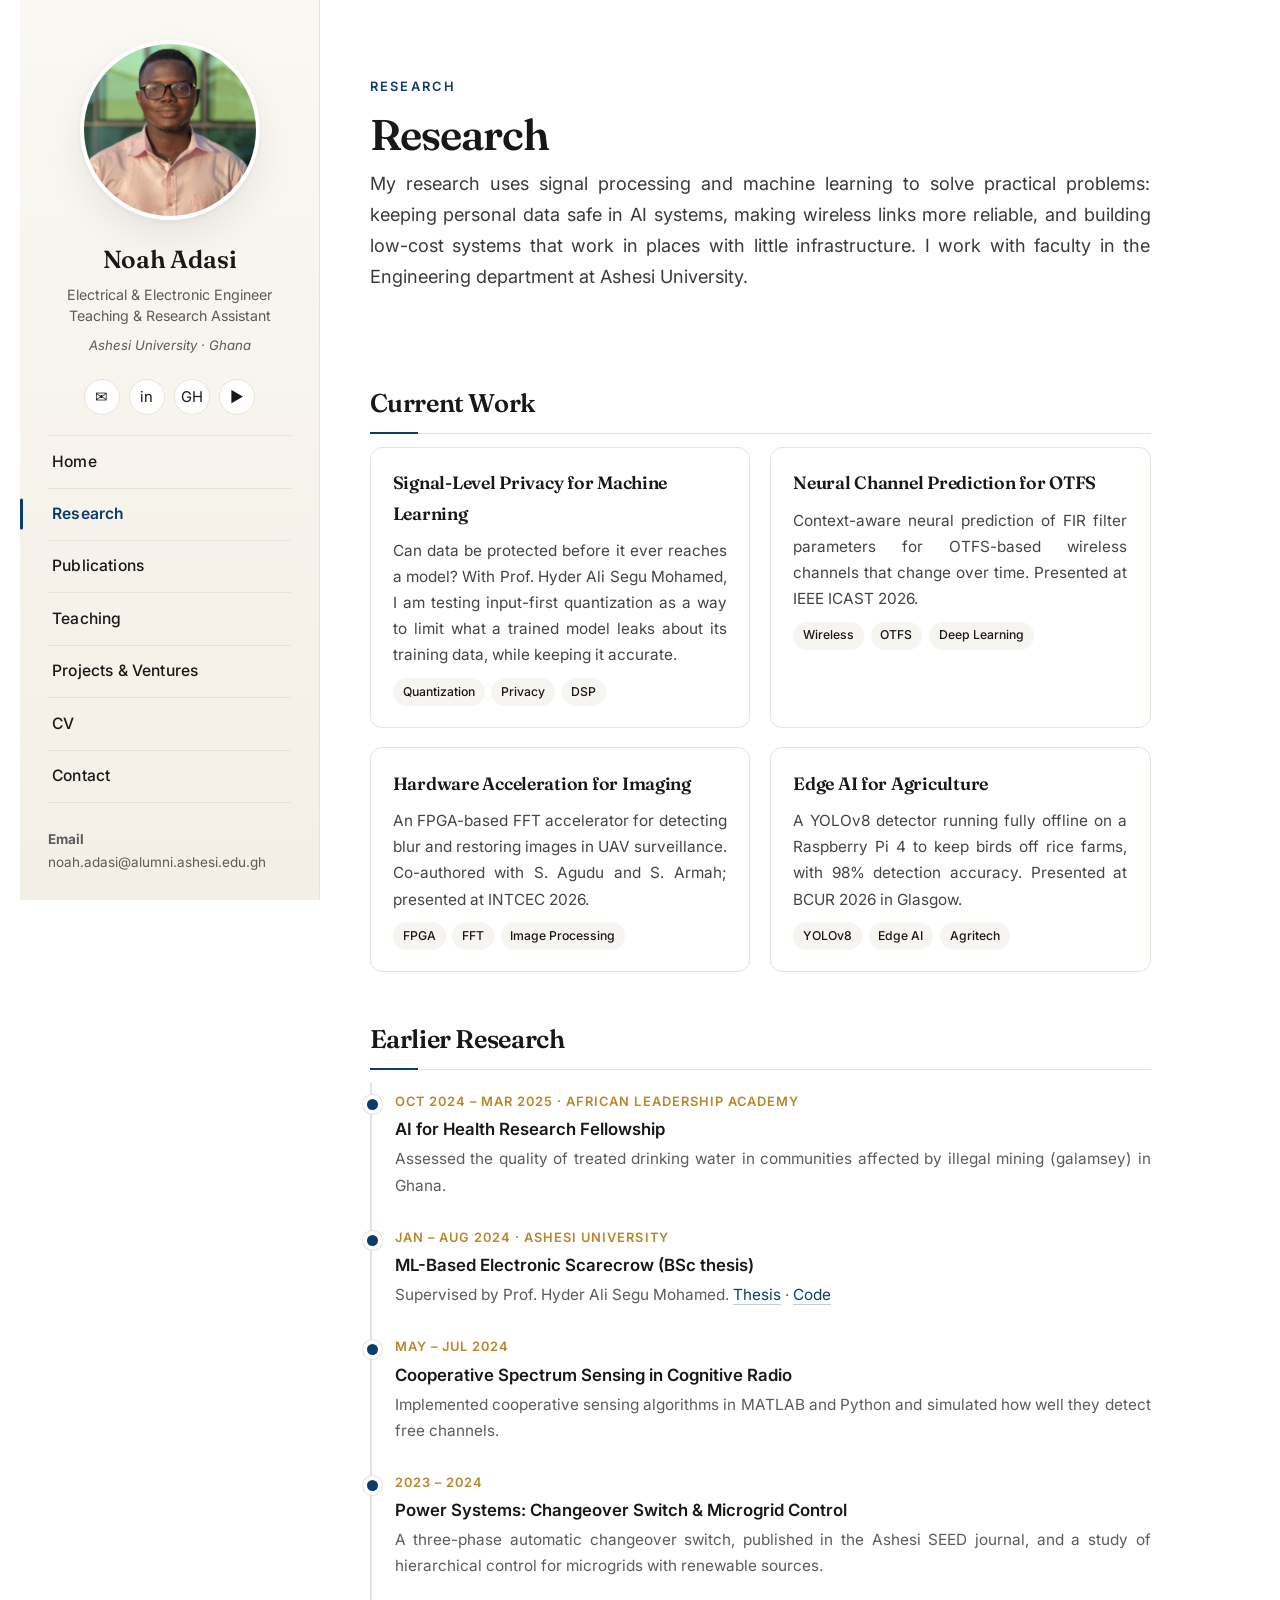
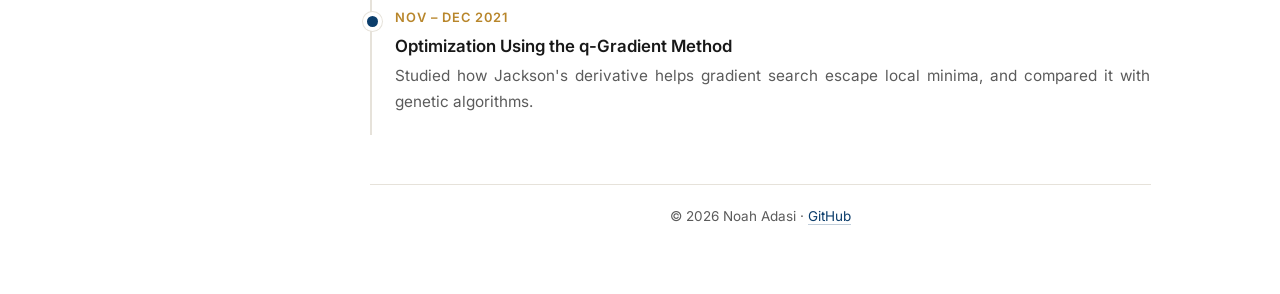
<file: research.html>
<!DOCTYPE html>
<html lang="en">
<head>
<meta charset="UTF-8">
<meta name="viewport" content="width=device-width, initial-scale=1">
<title>Research - Noah Adasi</title>
<meta name="description" content="Noah Adasi is an electrical and electronic engineer, researcher and teacher at Ashesi University in Ghana.">
<meta name="author" content="Noah Adasi">
<meta property="og:title" content="Research - Noah Adasi">
<meta property="og:description" content="Noah Adasi is an electrical and electronic engineer, researcher and teacher at Ashesi University in Ghana.">
<meta property="og:type" content="website">
<meta property="og:image" content="https://adasinoah.com/assets/profile.jpg">
<meta property="og:url" content="https://adasinoah.com/research.html">
<link rel="canonical" href="https://adasinoah.com/research.html">

<link rel="preconnect" href="https://fonts.googleapis.com">
<link rel="preconnect" href="https://fonts.gstatic.com" crossorigin>
<link href="https://fonts.googleapis.com/css2?family=Fraunces:opsz,wght@9..144,400;9..144,600;9..144,700&family=Inter:wght@400;500;600;700&display=swap" rel="stylesheet">
<link rel="stylesheet" href="styles.css">
</head>
<body>
<div class="layout">
<aside class="sidebar" id="sidebar">
  <img class="avatar" src="assets/profile.jpg" alt="Noah Adasi" onerror="this.style.background='#dcd6cf';this.removeAttribute('src')">
  <div class="namecard">
    <div class="name">Noah Adasi</div>
    <div class="title">Electrical &amp; Electronic Engineer<br>Teaching &amp; Research Assistant</div>
    <div class="affil">Ashesi University · Ghana</div>
  </div>
  <div class="socials">
    <a href="mailto:noah.adasi@alumni.ashesi.edu.gh" title="Email" aria-label="Email">✉</a>
    <a href="https://www.linkedin.com/in/noah-adasi" target="_blank" rel="noopener" title="LinkedIn" aria-label="LinkedIn">in</a>
    <a href="https://github.com/ADASINOAH" target="_blank" rel="noopener" title="GitHub" aria-label="GitHub">GH</a>
    <a href="https://www.youtube.com/@knowledge_centre" target="_blank" rel="noopener" title="YouTube" aria-label="YouTube">▶</a>
  </div>
  <ul class="nav">
    <li><a href="index.html" data-page="index">Home</a></li>
    <li><a href="research.html" data-page="research">Research</a></li>
    <li><a href="publications.html" data-page="publications">Publications</a></li>
    <li><a href="teaching.html" data-page="teaching">Teaching</a></li>
    <li><a href="projects.html" data-page="projects">Projects &amp; Ventures</a></li>
    <li><a href="cv.html" data-page="cv">CV</a></li>
    <li><a href="contact.html" data-page="contact">Contact</a></li>
  </ul>
  <div class="contact-block">
    <strong>Email</strong><br>
    <a href="mailto:noah.adasi@alumni.ashesi.edu.gh">noah.adasi@alumni.ashesi.edu.gh</a><br><br>
    <strong>Office</strong><br>
    Ashesi University<br>1 University Avenue,<br>Berekuso, Ghana
  </div>
</aside>
<button class="menu-toggle" onclick="document.getElementById('sidebar').classList.toggle('open')">☰ Menu</button>
<main class="content">
  <section class="hero reveal" style="border:none;padding:1.4rem 0 1.6rem;display:block">
    <div class="eyebrow">Research</div>
    <h1>Research</h1>
    <p class="lead">My research uses signal processing and machine learning to solve practical problems: keeping personal data safe in AI systems, making wireless links more reliable, and building low-cost systems that work in places with little infrastructure. I work with faculty in the Engineering department at Ashesi University.</p>
  </section>

  <h2>Current Work</h2>
  <div class="grid-2 reveal">
    <div class="card">
      <h3>Signal-Level Privacy for Machine Learning</h3>
      <p>Can data be protected before it ever reaches a model? With Prof. Hyder Ali Segu Mohamed, I am testing input-first quantization as a way to limit what a trained model leaks about its training data, while keeping it accurate.</p>
      <div class="tag-row"><span>Quantization</span><span>Privacy</span><span>DSP</span></div>
    </div>
    <div class="card">
      <h3>Neural Channel Prediction for OTFS</h3>
      <p>Context-aware neural prediction of FIR filter parameters for OTFS-based wireless channels that change over time. Presented at IEEE ICAST 2026.</p>
      <div class="tag-row"><span>Wireless</span><span>OTFS</span><span>Deep Learning</span></div>
    </div>
    <div class="card">
      <h3>Hardware Acceleration for Imaging</h3>
      <p>An FPGA-based FFT accelerator for detecting blur and restoring images in UAV surveillance. Co-authored with S. Agudu and S. Armah; presented at INTCEC 2026.</p>
      <div class="tag-row"><span>FPGA</span><span>FFT</span><span>Image Processing</span></div>
    </div>
    <div class="card">
      <h3>Edge AI for Agriculture</h3>
      <p>A YOLOv8 detector running fully offline on a Raspberry Pi 4 to keep birds off rice farms, with 98% detection accuracy. Presented at BCUR 2026 in Glasgow.</p>
      <div class="tag-row"><span>YOLOv8</span><span>Edge AI</span><span>Agritech</span></div>
    </div>
  </div>

  <h2>Earlier Research</h2>
  <ul class="timeline reveal">
    <li>
      <div class="when">Oct 2024 – Mar 2025 · African Leadership Academy</div>
      <div class="what">AI for Health Research Fellowship</div>
      <div class="where">Assessed the quality of treated drinking water in communities affected by illegal mining (galamsey) in Ghana.</div>
    </li>
    <li>
      <div class="when">Jan – Aug 2024 · Ashesi University</div>
      <div class="what">ML-Based Electronic Scarecrow (BSc thesis)</div>
      <div class="where">Supervised by Prof. Hyder Ali Segu Mohamed.
        <a href="https://air.ashesi.edu.gh/items/57e401b2-ed70-42d6-8a82-6d6cb32ddf86" target="_blank" rel="noopener">Thesis</a> ·
        <a href="https://github.com/ADASINOAH/Machine-Learning-Based-Electronic-Scarerow-for-Protecting-Agricultural-yields-Rice-Farm-" target="_blank" rel="noopener">Code</a>
      </div>
    </li>
    <li>
      <div class="when">May – Jul 2024</div>
      <div class="what">Cooperative Spectrum Sensing in Cognitive Radio</div>
      <div class="where">Implemented cooperative sensing algorithms in MATLAB and Python and simulated how well they detect free channels.</div>
    </li>
    <li>
      <div class="when">2023 – 2024</div>
      <div class="what">Power Systems: Changeover Switch &amp; Microgrid Control</div>
      <div class="where">A three-phase automatic changeover switch, published in the Ashesi SEED journal, and a study of hierarchical control for microgrids with renewable sources.</div>
    </li>
    <li>
      <div class="when">Nov – Dec 2021</div>
      <div class="what">Optimization Using the q-Gradient Method</div>
      <div class="where">Studied how Jackson's derivative helps gradient search escape local minima, and compared it with genetic algorithms.</div>
    </li>
  </ul>
  <div class="footer">© <span id="yr"></span> Noah Adasi · <a href="https://github.com/ADASINOAH" target="_blank" rel="noopener">GitHub</a></div>
</main>
</div>
<script>document.getElementById('yr').textContent=new Date().getFullYear();</script>
<script src="script.js"></script>
</body>
</html>
</file>
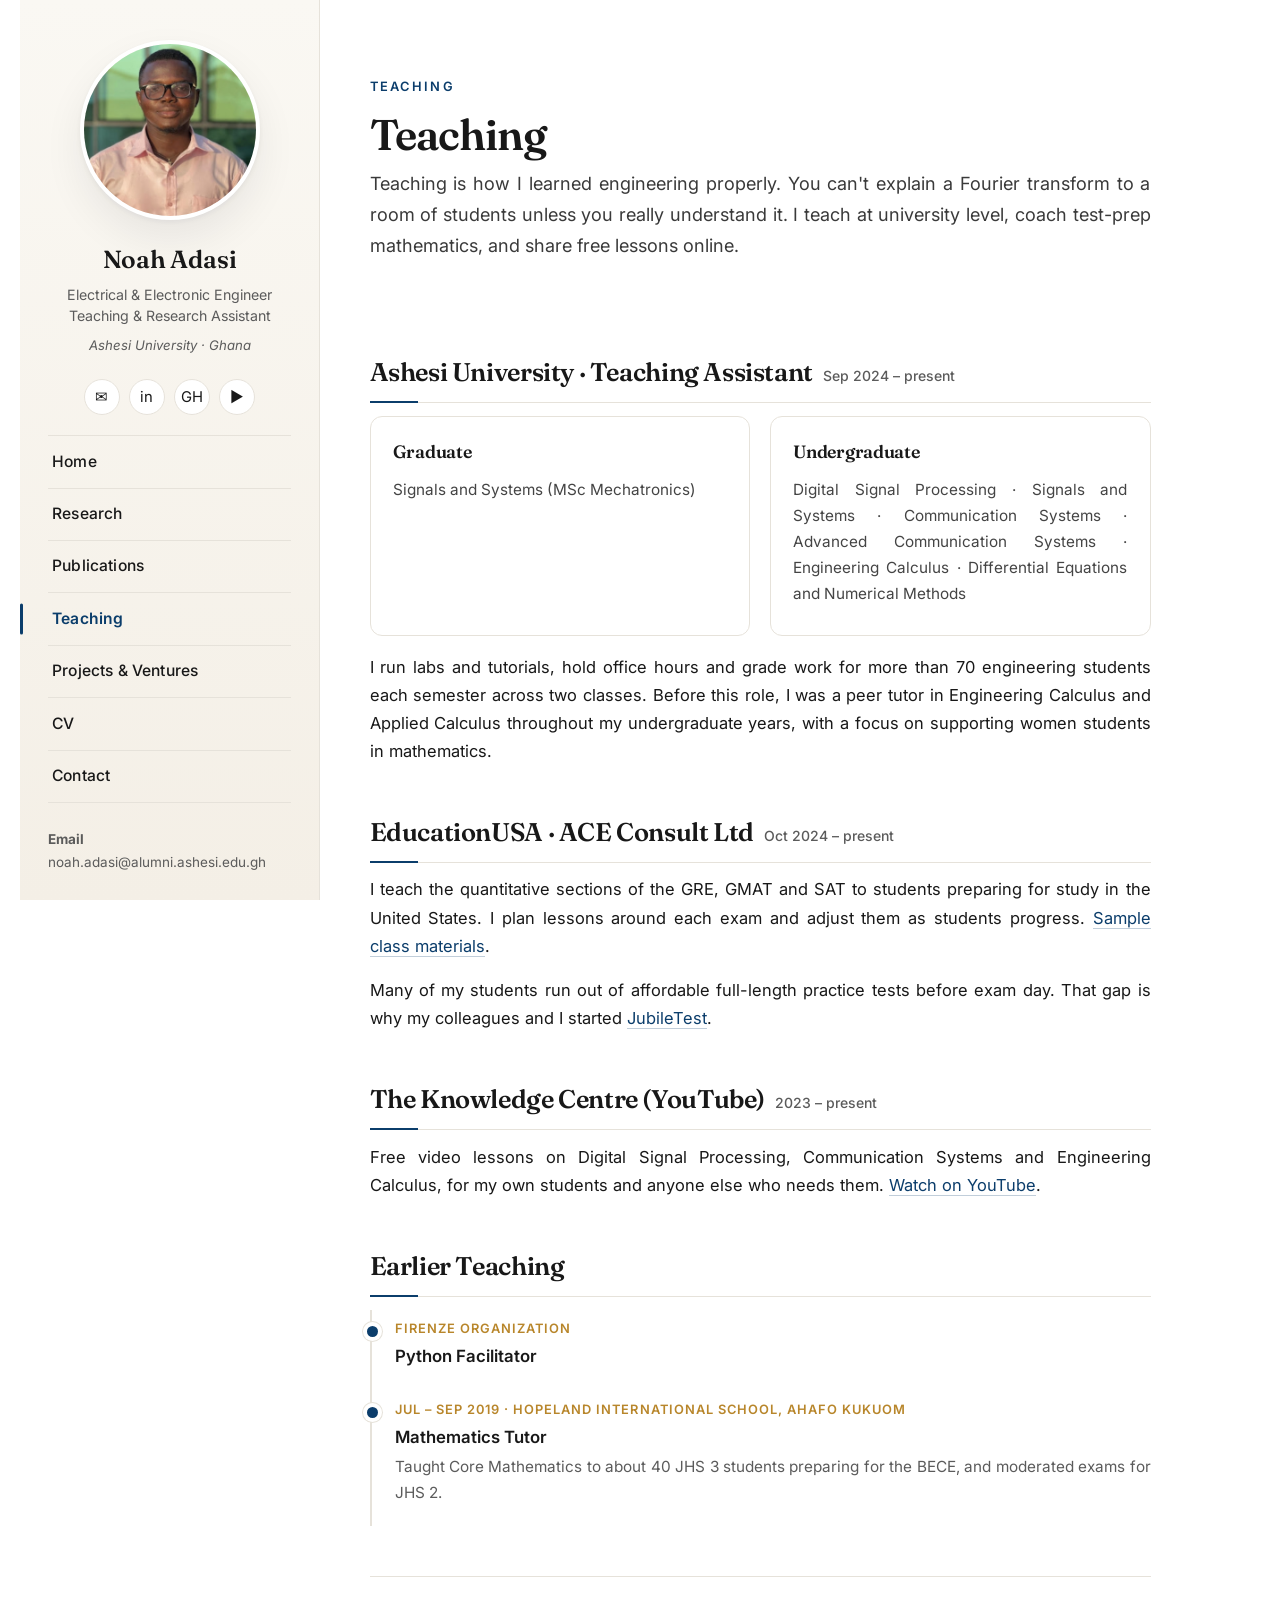
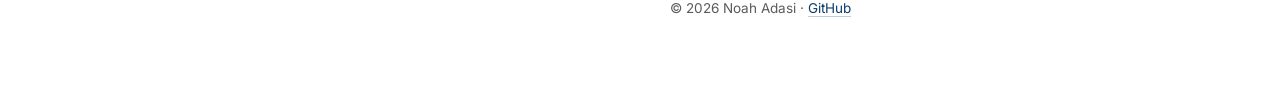
<file: teaching.html>
<!DOCTYPE html>
<html lang="en">
<head>
<meta charset="UTF-8">
<meta name="viewport" content="width=device-width, initial-scale=1">
<title>Teaching - Noah Adasi</title>
<meta name="description" content="Noah Adasi is an electrical and electronic engineer, researcher and teacher at Ashesi University in Ghana.">
<meta name="author" content="Noah Adasi">
<meta property="og:title" content="Teaching - Noah Adasi">
<meta property="og:description" content="Noah Adasi is an electrical and electronic engineer, researcher and teacher at Ashesi University in Ghana.">
<meta property="og:type" content="website">
<meta property="og:image" content="https://adasinoah.com/assets/profile.jpg">
<meta property="og:url" content="https://adasinoah.com/teaching.html">
<link rel="canonical" href="https://adasinoah.com/teaching.html">

<link rel="preconnect" href="https://fonts.googleapis.com">
<link rel="preconnect" href="https://fonts.gstatic.com" crossorigin>
<link href="https://fonts.googleapis.com/css2?family=Fraunces:opsz,wght@9..144,400;9..144,600;9..144,700&family=Inter:wght@400;500;600;700&display=swap" rel="stylesheet">
<link rel="stylesheet" href="styles.css">
</head>
<body>
<div class="layout">
<aside class="sidebar" id="sidebar">
  <img class="avatar" src="assets/profile.jpg" alt="Noah Adasi" onerror="this.style.background='#dcd6cf';this.removeAttribute('src')">
  <div class="namecard">
    <div class="name">Noah Adasi</div>
    <div class="title">Electrical &amp; Electronic Engineer<br>Teaching &amp; Research Assistant</div>
    <div class="affil">Ashesi University · Ghana</div>
  </div>
  <div class="socials">
    <a href="mailto:noah.adasi@alumni.ashesi.edu.gh" title="Email" aria-label="Email">✉</a>
    <a href="https://www.linkedin.com/in/noah-adasi" target="_blank" rel="noopener" title="LinkedIn" aria-label="LinkedIn">in</a>
    <a href="https://github.com/ADASINOAH" target="_blank" rel="noopener" title="GitHub" aria-label="GitHub">GH</a>
    <a href="https://www.youtube.com/@knowledge_centre" target="_blank" rel="noopener" title="YouTube" aria-label="YouTube">▶</a>
  </div>
  <ul class="nav">
    <li><a href="index.html" data-page="index">Home</a></li>
    <li><a href="research.html" data-page="research">Research</a></li>
    <li><a href="publications.html" data-page="publications">Publications</a></li>
    <li><a href="teaching.html" data-page="teaching">Teaching</a></li>
    <li><a href="projects.html" data-page="projects">Projects &amp; Ventures</a></li>
    <li><a href="cv.html" data-page="cv">CV</a></li>
    <li><a href="contact.html" data-page="contact">Contact</a></li>
  </ul>
  <div class="contact-block">
    <strong>Email</strong><br>
    <a href="mailto:noah.adasi@alumni.ashesi.edu.gh">noah.adasi@alumni.ashesi.edu.gh</a><br><br>
    <strong>Office</strong><br>
    Ashesi University<br>1 University Avenue,<br>Berekuso, Ghana
  </div>
</aside>
<button class="menu-toggle" onclick="document.getElementById('sidebar').classList.toggle('open')">☰ Menu</button>
<main class="content">
  <section class="hero reveal" style="border:none;padding:1.4rem 0 1.6rem;display:block">
    <div class="eyebrow">Teaching</div>
    <h1>Teaching</h1>
    <p class="lead">Teaching is how I learned engineering properly. You can't explain a Fourier transform to a room of students unless you really understand it. I teach at university level, coach test-prep mathematics, and share free lessons online.</p>
  </section>

  <h2>Ashesi University · Teaching Assistant <span class="h-date">Sep 2024 – present</span></h2>
  <div class="grid-2 reveal">
    <div class="card">
      <h3>Graduate</h3>
      <p>Signals and Systems (MSc Mechatronics)</p>
    </div>
    <div class="card">
      <h3>Undergraduate</h3>
      <p>Digital Signal Processing · Signals and Systems · Communication Systems · Advanced Communication Systems · Engineering Calculus · Differential Equations and Numerical Methods</p>
    </div>
  </div>
  <p style="margin-top:1rem">I run labs and tutorials, hold office hours and grade work for more than 70 engineering students each semester across two classes. Before this role, I was a peer tutor in Engineering Calculus and Applied Calculus throughout my undergraduate years, with a focus on supporting women students in mathematics.</p>

  <h2>EducationUSA · ACE Consult Ltd <span class="h-date">Oct 2024 – present</span></h2>
  <p>I teach the quantitative sections of the GRE, GMAT and SAT to students preparing for study in the United States. I plan lessons around each exam and adjust them as students progress.
    <a href="https://drive.google.com/drive/folders/1wU3PV3m4KFSk7VTVVRv9mESOeTlT6oa?usp=sharing" target="_blank" rel="noopener">Sample class materials</a>.</p>
  <p>Many of my students run out of affordable full-length practice tests before exam day. That gap is why my colleagues and I started <a href="projects.html#ventures">JubileTest</a>.</p>

  <h2>The Knowledge Centre (YouTube) <span class="h-date">2023 – present</span></h2>
  <p>Free video lessons on Digital Signal Processing, Communication Systems and Engineering Calculus, for my own students and anyone else who needs them.
    <a href="https://www.youtube.com/@knowledge_centre" target="_blank" rel="noopener">Watch on YouTube</a>.</p>

  <h2>Earlier Teaching</h2>
  <ul class="timeline reveal">
    <li>
      <div class="when">Firenze Organization</div>
      <div class="what">Python Facilitator</div>
    </li>
    <li>
      <div class="when">Jul – Sep 2019 · Hopeland International School, Ahafo Kukuom</div>
      <div class="what">Mathematics Tutor</div>
      <div class="where">Taught Core Mathematics to about 40 JHS 3 students preparing for the BECE, and moderated exams for JHS 2.</div>
    </li>
  </ul>
  <div class="footer">© <span id="yr"></span> Noah Adasi · <a href="https://github.com/ADASINOAH" target="_blank" rel="noopener">GitHub</a></div>
</main>
</div>
<script>document.getElementById('yr').textContent=new Date().getFullYear();</script>
<script src="script.js"></script>
</body>
</html>
</file>
<file: styles.css>
/* ===== Noah Adasi — Academic Site =====
   Premium scholarly aesthetic. Retheme via the CSS variables below. */

:root{
  --bg:#ffffff;
  --surface:#f7f5f1;
  --surface-2:#efeae1;
  --text:#181818;
  --muted:#5b5b5b;
  --line:#e6e2da;
  --accent:#0b3d6b;        /* deep oxford blue */
  --accent-2:#8a1538;      /* maroon (links hover / highlight) */
  --gold:#b8862b;          /* warm accent for awards & dates */
  --max:1240px;
  --sidebar:300px;
  --radius:12px;
  --shadow-sm:0 1px 2px rgba(10,20,40,.05);
  --shadow:0 2px 6px rgba(10,20,40,.06), 0 18px 40px rgba(10,20,40,.07);
  --font-serif:"Fraunces","Source Serif 4","Source Serif Pro",Georgia,"Times New Roman",serif;
  --font-sans:"Inter",-apple-system,BlinkMacSystemFont,"Segoe UI",Roboto,Arial,sans-serif;
}

*{box-sizing:border-box}
html{scroll-behavior:smooth}
html,body{margin:0;padding:0;background:var(--bg);color:var(--text);font-family:var(--font-sans);font-size:16.5px;line-height:1.7;-webkit-font-smoothing:antialiased;text-rendering:optimizeLegibility}
::selection{background:var(--accent);color:#fff}
a{color:var(--accent);text-decoration:none;border-bottom:1px solid rgba(11,61,107,.25);transition:.18s ease}
a:hover{color:var(--accent-2);border-bottom-color:var(--accent-2)}
img{max-width:100%;display:block}
h1,h2,h3,h4{font-family:var(--font-serif);font-weight:600;letter-spacing:-.015em;color:var(--text);margin:0 0 .5em}
h1{font-size:2.6rem;line-height:1.1;letter-spacing:-.025em}
h2{font-size:1.55rem;margin-top:1.8em;padding-bottom:.45rem;border-bottom:1px solid var(--line);position:relative}
h2::after{content:"";position:absolute;left:0;bottom:-1px;width:48px;height:2px;background:var(--accent)}
h3{font-size:1.15rem;margin-top:1.4em}
p{margin:0 0 1em}
hr{border:none;border-top:1px solid var(--line);margin:2rem 0}
code{background:var(--surface);padding:.1em .35em;border-radius:4px;font-size:.92em}

/* ===== Layout ===== */
.layout{display:grid;grid-template-columns:var(--sidebar) 1fr;max-width:var(--max);margin:0 auto;min-height:100vh}
.sidebar{
  position:sticky;top:0;align-self:start;height:100vh;overflow-y:auto;
  padding:2.4rem 1.7rem 2rem;border-right:1px solid var(--line);
  background:linear-gradient(180deg,#faf8f3 0%,#f4efe6 100%);
}
.content{padding:2.8rem 3rem 4rem;max-width:880px}

/* ===== Sidebar ===== */
.avatar{
  width:180px;height:180px;border-radius:50%;object-fit:cover;
  margin:0 auto 1.1rem;display:block;border:4px solid #fff;box-shadow:var(--shadow);
  background:#ddd;transition:transform .4s ease
}
.avatar:hover{transform:scale(1.03)}
.namecard{text-align:center;margin-bottom:1.4rem}
.namecard .name{font-family:var(--font-serif);font-size:1.5rem;font-weight:600;margin:.2rem 0 .25rem;color:var(--text);letter-spacing:-.01em}
.namecard .title{font-size:.86rem;color:var(--muted);line-height:1.5}
.namecard .affil{font-size:.8rem;color:var(--muted);margin-top:.45rem;font-style:italic}

.nav{list-style:none;padding:0;margin:1.2rem 0 1.5rem;border-top:1px solid var(--line)}
.nav li{border-bottom:1px solid var(--line)}
.nav a{
  display:block;padding:.75rem .25rem;color:var(--text);font-weight:500;font-size:.95rem;
  border:none;letter-spacing:.01em;position:relative;transition:.2s ease
}
.nav a:hover{color:var(--accent);padding-left:.5rem}
.nav a.active{color:var(--accent);font-weight:600}
.nav a.active::before{content:"";position:absolute;left:-1.7rem;top:50%;transform:translateY(-50%);width:3px;height:60%;background:var(--accent);border-radius:2px}

.contact-block{font-size:.82rem;color:var(--muted);line-height:1.75;margin-top:1rem}
.contact-block a{color:var(--muted);word-break:break-all;border:none}
.contact-block a:hover{color:var(--accent)}
.socials{display:flex;gap:.55rem;justify-content:center;margin:.9rem 0 .4rem;flex-wrap:wrap}
.socials a{
  width:36px;height:36px;display:inline-flex;align-items:center;justify-content:center;
  border:1px solid var(--line);border-radius:50%;color:var(--text);font-size:.9rem;background:#fff;
  border-bottom:1px solid var(--line);transition:.2s ease
}
.socials a:hover{background:var(--accent);color:#fff;border-color:var(--accent);transform:translateY(-2px)}

/* ===== Hero ===== */
.hero{
  display:grid;grid-template-columns:1.4fr .9fr;gap:2.2rem;align-items:center;
  margin:.4rem 0 2.4rem;padding:2rem 0 2.2rem;border-bottom:1px solid var(--line);
}
.hero .eyebrow{text-transform:uppercase;letter-spacing:.18em;font-size:.78rem;color:var(--accent);font-weight:600;margin-bottom:.8rem}
.hero h1{margin-bottom:.6rem}
.hero h1 .accent{color:var(--accent)}
.hero .lead{font-size:1.1rem;color:#3a3a3a}
.hero-photo{
  width:100%;aspect-ratio:1/1;max-width:280px;justify-self:end;
  border-radius:18px;object-fit:cover;box-shadow:var(--shadow);
  background:linear-gradient(135deg,#e6e0d3,#cdbfa5);
  border:1px solid var(--line)
}
.cta-row{display:flex;flex-wrap:wrap;gap:.6rem;margin-top:1.2rem}
.btn{
  display:inline-flex;align-items:center;gap:.45rem;padding:.62rem 1.05rem;
  border-radius:999px;font-size:.92rem;font-weight:600;border:1px solid var(--accent);
  background:var(--accent);color:#fff;cursor:pointer;transition:.2s ease;letter-spacing:.01em
}
.btn:hover{background:#0a3258;border-color:#0a3258;color:#fff;transform:translateY(-1px);box-shadow:var(--shadow-sm)}
.btn.ghost{background:transparent;color:var(--accent)}
.btn.ghost:hover{background:var(--accent);color:#fff}

/* ===== Stats strip ===== */
.stats{
  display:grid;grid-template-columns:repeat(4,1fr);gap:1rem;margin:1.4rem 0 2rem;
  padding:1.3rem 1.2rem;background:var(--surface);border-radius:var(--radius);border:1px solid var(--line)
}
.stat{text-align:center}
.stat .num{font-family:var(--font-serif);font-size:1.7rem;font-weight:700;color:var(--accent);line-height:1;display:block}
.stat .lbl{font-size:.78rem;color:var(--muted);text-transform:uppercase;letter-spacing:.08em;margin-top:.35rem;display:block}

/* ===== Content blocks ===== */
.section{margin-bottom:2.2rem}
.lead{font-size:1.05rem;color:#3a3a3a}
.callout{
  background:linear-gradient(135deg,#fbf7ee,#f5efe1);
  border-left:4px solid var(--gold);padding:1.1rem 1.3rem;border-radius:8px;margin:1.2rem 0
}
.callout strong{color:var(--accent-2)}

.news-list{list-style:none;padding:0;margin:0}
.news-list li{padding:.85rem 0;border-bottom:1px dashed var(--line);display:flex;gap:.9rem;align-items:flex-start}
.news-list li:last-child{border-bottom:none}
.news-list .date{
  flex-shrink:0;font-weight:600;color:var(--accent);font-size:.78rem;
  text-transform:uppercase;letter-spacing:.06em;padding-top:.18rem;min-width:90px
}

.pub-list{list-style:none;padding:0;margin:0}
.pub-list li{padding:1.1rem 0;border-bottom:1px solid var(--line);transition:.2s}
.pub-list li:hover{padding-left:.4rem}
.pub-title{font-weight:600;color:var(--text);font-size:1.02rem}
.pub-meta{color:var(--muted);font-size:.92rem;margin-top:.25rem}
.pub-tags{margin-top:.5rem}
.pub-tags span{
  display:inline-block;font-size:.7rem;letter-spacing:.06em;text-transform:uppercase;
  background:#fff;color:var(--accent);border:1px solid var(--line);padding:.18rem .55rem;border-radius:999px;margin-right:.3rem;font-weight:600
}

.timeline{list-style:none;padding:0;margin:0;border-left:2px solid var(--line);padding-left:1.4rem}
.timeline li{position:relative;padding:.5rem 0 1.2rem}
.timeline li::before{
  content:"";position:absolute;left:-1.65rem;top:1rem;width:11px;height:11px;border-radius:50%;
  background:var(--accent);box-shadow:0 0 0 4px #fff,0 0 0 5px var(--line)
}
.timeline .when{font-size:.78rem;color:var(--gold);text-transform:uppercase;letter-spacing:.08em;font-weight:600}
.timeline .what{font-weight:600;margin-top:.15rem;font-size:1.02rem}
.timeline .where{color:var(--muted);font-size:.93rem;margin-top:.15rem}

.grid-2{display:grid;grid-template-columns:1fr 1fr;gap:1.2rem}
.grid-3{display:grid;grid-template-columns:repeat(3,1fr);gap:1rem}
.card{
  border:1px solid var(--line);border-radius:var(--radius);padding:1.25rem 1.35rem;background:#fff;
  transition:.25s ease;position:relative;overflow:hidden
}
.card::before{content:"";position:absolute;left:0;top:0;width:3px;height:0;background:var(--accent);transition:.3s}
.card:hover{box-shadow:var(--shadow);transform:translateY(-3px);border-color:#d9d1c0}
.card:hover::before{height:100%}
.card h3{margin-top:0;font-size:1.08rem;color:var(--text)}
.card p{font-size:.93rem;color:#444;margin-bottom:.45rem}

.tag-row{display:flex;flex-wrap:wrap;gap:.4rem;margin-top:.6rem}
.tag-row span{font-size:.74rem;background:var(--surface);padding:.22rem .6rem;border-radius:999px;color:var(--text);font-weight:500}

/* Highlights / Impact ribbon */
.ribbon{display:grid;grid-template-columns:repeat(3,1fr);gap:1rem;margin:1rem 0}
.ribbon .item{padding:1rem 1.15rem;background:#fff;border:1px solid var(--line);border-radius:var(--radius)}
.ribbon .item .k{font-family:var(--font-serif);font-size:1.1rem;color:var(--accent);font-weight:700}
.ribbon .item .v{font-size:.88rem;color:var(--muted);margin-top:.2rem}

/* Reveal-on-scroll */
.reveal{opacity:0;transform:translateY(14px);transition:opacity .7s ease,transform .7s ease}
.reveal.in{opacity:1;transform:none}

/* Mobile toggle */
.menu-toggle{
  display:none;position:fixed;top:.8rem;left:.8rem;z-index:1000;
  background:var(--accent);color:#fff;border:none;border-radius:8px;padding:.55rem .9rem;font-size:.9rem;cursor:pointer;box-shadow:var(--shadow-sm)
}
.footer{margin-top:3rem;padding-top:1.2rem;border-top:1px solid var(--line);font-size:.82rem;color:var(--muted);text-align:center}

@media (max-width: 980px){
  .hero{grid-template-columns:1fr;gap:1.6rem}
  .hero-photo{justify-self:center;max-width:220px}
  .stats{grid-template-columns:repeat(2,1fr)}
  .grid-3{grid-template-columns:1fr}
}
@media (max-width: 900px){
  .layout{grid-template-columns:1fr}
  .sidebar{
    position:fixed;left:-100%;top:0;width:78%;max-width:320px;height:100vh;z-index:999;
    transition:left .25s ease;border-right:1px solid var(--line)
  }
  .sidebar.open{left:0}
  .menu-toggle{display:block}
  .content{padding:3.8rem 1.3rem 3rem}
  .grid-2{grid-template-columns:1fr}
  .ribbon{grid-template-columns:1fr}
  h1{font-size:2rem}
}

/* Small helpers */
.h-date{color:var(--muted);font-family:var(--font-sans);font-size:.85rem;font-weight:500;letter-spacing:0;margin-left:.35rem}
.card .card-link{margin-top:.6rem;margin-bottom:0;font-size:.9rem}
.card .card-sub{font-size:.82rem;color:var(--muted);margin:-.2rem 0 .6rem}
.pub-tags span.status{background:#fbf3e4;color:#8a5a12;border-color:#ecd9b5}
.pub-tags span.status.published{background:#eaf3ec;color:#1f6b3a;border-color:#c9e2d0}
.reasons{padding-left:1.2rem;margin:.4rem 0 0}
.reasons li{margin-bottom:.6rem}

/* Justified paragraphs (hyphenation keeps the spacing even on narrow screens) */
p, .timeline .where, .pub-meta, .ribbon .item .v{text-align:justify;text-justify:inter-word;-webkit-hyphens:auto;hyphens:auto}
.card .card-link, .card .card-sub{text-align:left;hyphens:manual}

/* Hero buttons: compact enough for four on one line */
.cta-row{gap:.45rem}
.cta-row .btn{padding:.55rem .9rem;font-size:.86rem}
.cta-row .btn.small{padding:.55rem .8rem;font-size:.82rem}
@media (min-width: 981px){
  .hero{grid-template-columns:1.8fr .8fr;gap:2rem}
}
</file>
